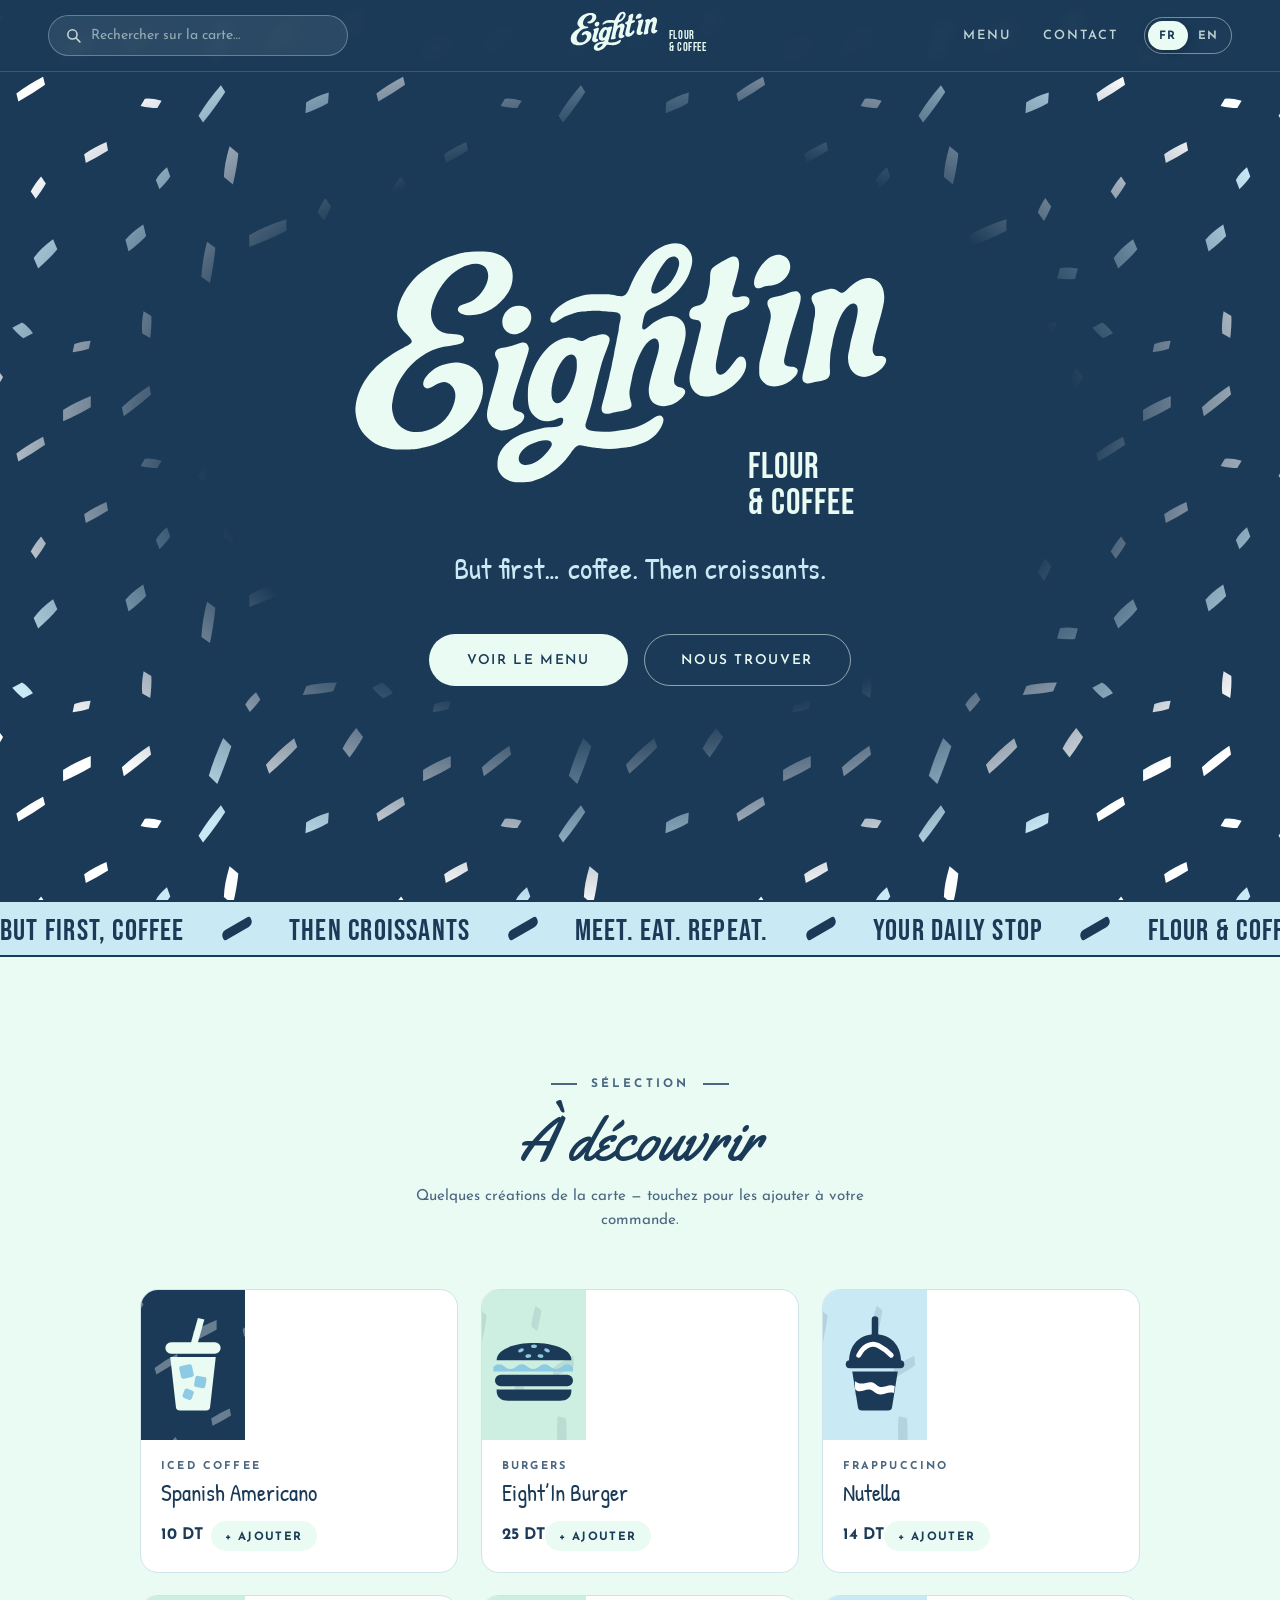
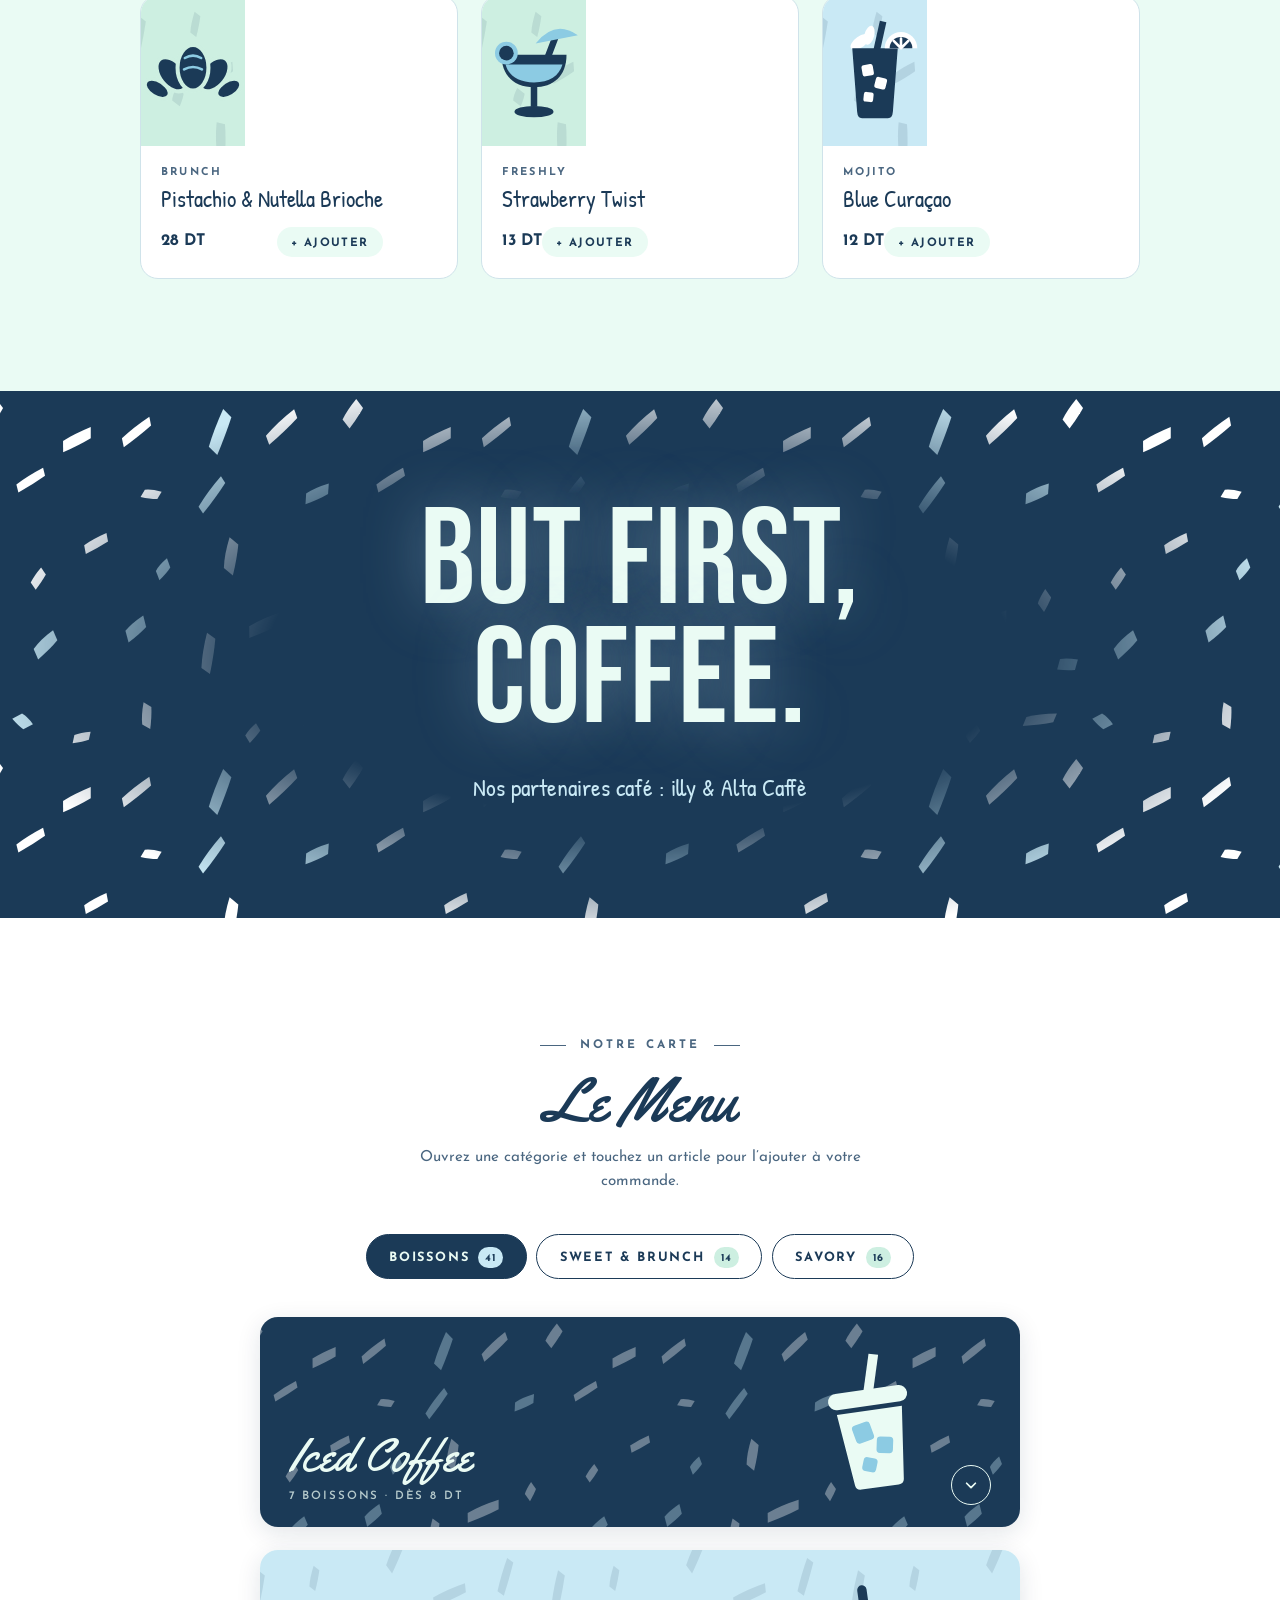
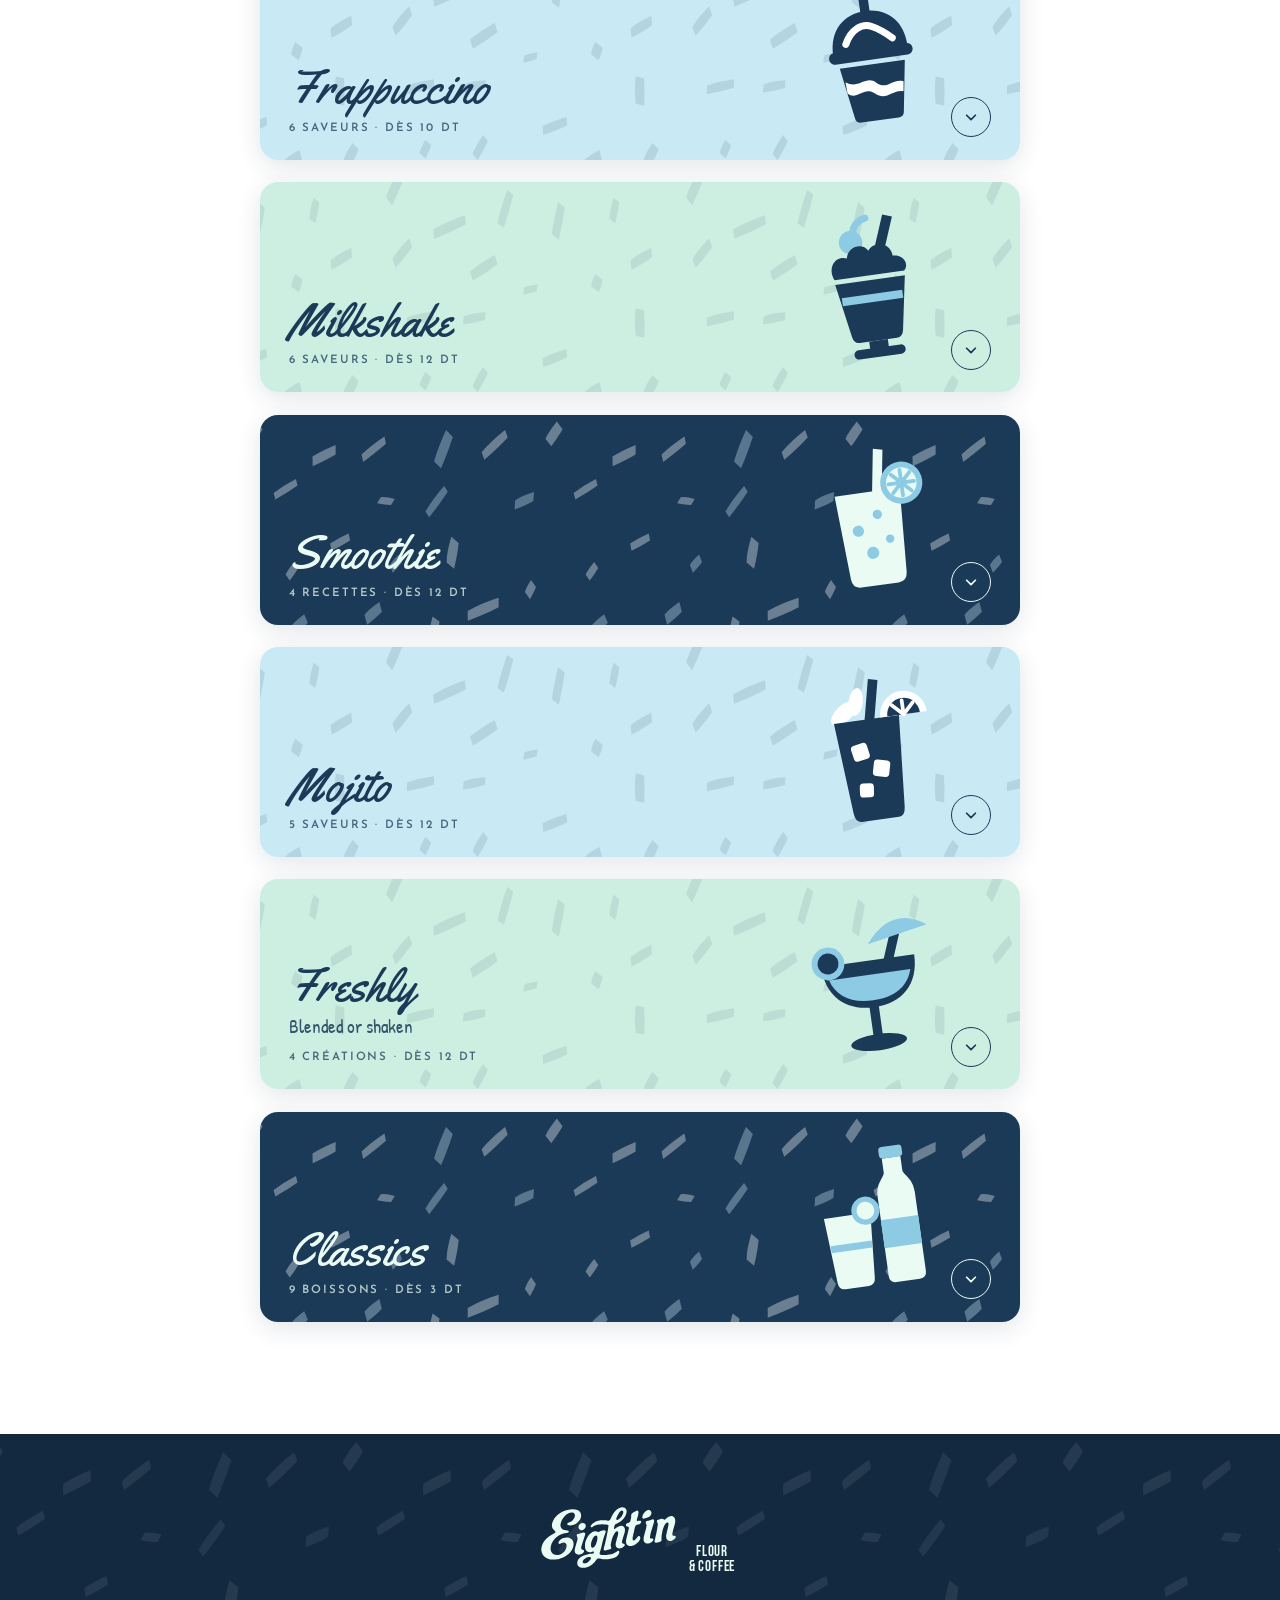
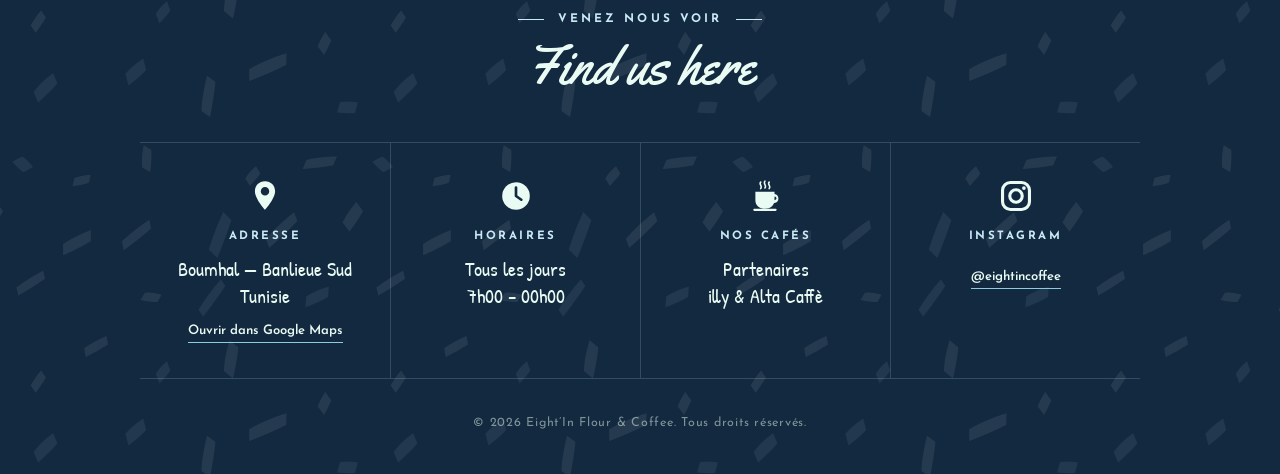
<file: index.html>
<!DOCTYPE html>
<html lang="fr">
<head>
  <meta charset="UTF-8" />
  <meta name="viewport" content="width=device-width, initial-scale=1.0, viewport-fit=cover" />
  <title>Eight’In — Flour &amp; Coffee · Boumhal</title>
  <meta name="description" content="Eight’In Flour &amp; Coffee à Boumhal, banlieue sud de Tunis : brunch, crêpes, gaufres, burgers, iced coffee, frappuccino et mojitos. Ouvert tous les jours de 7h à minuit." />
  <meta name="theme-color" content="#1B3A57" />

  <link rel="canonical" href="https://eightincaffe.vercel.app/" />

  <meta property="og:type" content="website" />
  <meta property="og:url" content="https://eightincaffe.vercel.app/" />
  <meta property="og:site_name" content="Eight’In Flour &amp; Coffee" />
  <meta property="og:title" content="Eight’In — Flour &amp; Coffee" />
  <meta property="og:description" content="But first… coffee. Then croissants. Boumhal — Banlieue Sud, tous les jours de 7h à minuit." />
  <meta property="og:image" content="https://eightincaffe.vercel.app/assets/img/og-image.jpg" />
  <meta property="og:image:width" content="1200" />
  <meta property="og:image:height" content="630" />
  <meta property="og:image:alt" content="Logo Eight’in Flour &amp; Coffee sur fond bleu marine" />
  <meta property="og:locale" content="fr_TN" />
  <meta property="og:locale:alternate" content="en_GB" />
  <meta name="twitter:card" content="summary_large_image" />

  <link rel="icon" type="image/png" href="assets/img/favicon.png" />
  <link rel="apple-touch-icon" href="assets/img/apple-touch-icon.png" />
  <link rel="preload" href="assets/fonts/yellowtail-latin-400-normal.woff2" as="font" type="font/woff2" crossorigin />
  <link rel="preload" href="assets/fonts/josefin-sans-latin-400-normal.woff2" as="font" type="font/woff2" crossorigin />
  <link rel="stylesheet" href="assets/css/style.css" />
</head>
<body>

  <!-- Logo officiel (vectorisé), réutilisé via <use> -->
  <svg class="sprite" aria-hidden="true" focusable="false"><symbol id="eightin-logo" viewBox="71 132 2311.3 1047.3"><path fill-rule="evenodd" d="M765.8 1172.8C729.2 1169.7 697.6 1146.3 689.5 1116.2C686.1 1103.3 687.2 1074.3 691.7 1060.7C709.6 1006.8 766.7 967.4 856.2 947.1C865.2 945 875.4 942.6 879 941.7C891.1 938.7 895.4 938.2 917.9 937.5C954.3 936.3 967.2 929 968.9 908.6C970 894.3 962.4 892.8 938.6 902.4C902.5 916.8 876.6 914.1 850.1 892.8C824.6 872.3 816.9 848.8 817.7 793.1C818.3 757.7 820.2 746.9 832.5 712.1C864.5 621.7 927.4 557.2 987.1 553.6C1001.5 552.7 1013.2 555.2 1031.5 563.1C1046.9 569.7 1053.3 569.1 1067.5 559.9C1078 553.1 1083.6 550.5 1092.3 548.4C1096.3 547.5 1106.9 545 1115.8 542.9C1141.3 536.8 1152.8 538.1 1161.6 548C1171 558.7 1170.2 564.6 1154.6 605.4C1142 638.1 1137.1 652.3 1131.5 672.1C1124.5 697.1 1105.3 773.5 1100.5 795.4C1094.9 821.2 1085.6 855.3 1073.7 893.9C1064.4 923.9 1064.2 924.6 1064.2 929.8C1064.1 948.9 1083.1 955.6 1139.8 956.4C1170.5 956.9 1178.6 956.4 1201.6 952.4C1209.7 951 1223.1 949.2 1231.5 948.3C1272.5 943.9 1312.2 928.2 1351.2 900.8C1373.6 885.2 1384.4 882.9 1393.1 891.9C1401 899.9 1399.8 912.9 1389.5 933.6C1374.6 963.3 1352.9 984.1 1319.6 1000.4C1302.2 1008.9 1267.6 1019.9 1252.5 1021.6C1248.1 1022.1 1239.5 1023.1 1233.3 1023.8C1227.1 1024.5 1216.1 1026 1208.8 1027.1C1182.5 1031.2 1147.9 1030.9 1118.3 1026.3C1111.2 1025.1 1101.1 1023.8 1095.8 1023.3C1076.9 1021.6 1071.6 1020.8 1060.3 1017.8C1032 1010.3 1026 1013.4 1000.7 1048.2C969.5 1091.2 945.9 1113.6 906.2 1137.8C880.4 1153.5 840.2 1168.7 817 1171.6C809.9 1172.5 772.2 1173.4 765.8 1172.8ZM824.7 1097C854.5 1090.9 888 1064.2 913.4 1026.4C938.5 989 890.5 980.3 827.8 1010.9C763.9 1042.1 761.5 1110.1 824.7 1097ZM244.2 1031.6C236.5 1030.8 205.3 1023.2 192.7 1019C156 1006.9 119.6 977 100.2 943.1C86.6 919.3 77 875.5 79.9 850C91.8 746.5 161.9 659.9 285.3 596.5C329.5 573.9 330.1 571 298.8 539.1C270.6 510.5 261 493.1 258.3 466C254 422.4 283.3 353.9 327.1 305.6C368.5 259.8 436.9 218.6 501.3 200.5C542.3 189.1 544 188.7 575.8 186.2C659.8 179.5 705.6 192.2 734.2 230.2C759.7 264 759 319.8 732.6 361.7C695.1 421.1 633 458.1 571.2 457.9C533.5 457.7 509.5 441.7 520.7 424C524.7 417.7 531 414.3 546.6 409.6C587.5 397.5 615.4 373.8 635.9 333.5C662.7 281.2 642.8 235.9 593.8 237.7C512.2 240.8 428.5 326.9 404.8 432.1C396.7 467.9 414.7 511 444 526.1C459.2 534 469.7 536.3 494.7 537.5C530.9 539.2 544.6 545.8 544.6 561.7C544.6 575.1 534.5 581 505.8 584.6C496.1 585.8 484.3 587.8 456.7 593C391.8 605.2 325.3 651.2 284 712.7C255.4 755.1 246.4 778.4 237 835C233.7 854.9 238.5 883.5 248.4 903.4C292.6 992 440.8 967.3 490.4 863.2C512.9 815.8 513.1 781.3 490.9 759.1C469.9 738.1 452.2 738.1 416.1 759.1C395.3 771.3 386.9 773.3 378.7 768.3C349.3 750.1 394.6 689.8 451.9 670.9C492.9 657.4 513.7 656.2 546.1 665.5C622.9 687.6 648.2 768.9 605.1 855C564.9 935.1 471.5 1003.6 376.8 1022.5C370.1 1023.8 359.2 1026.2 352.6 1027.9C334.6 1032.3 272.3 1034.4 244.2 1031.6ZM697.5 949.5C662.4 942 640.7 914.5 642.7 880.2C643.7 864.6 648.6 840.9 656.8 813.1C665 785 669.7 768.3 675.1 748.8C677 741.9 680.3 730.2 682.5 722.8C695.3 680.4 695.5 663.9 683.7 642.5C674.6 626.1 674.6 616.1 683.9 607.1C689.8 601.4 695 599.7 718.3 595.9C731.3 593.9 750.1 588.5 769.2 581.4C798.5 570.6 810.3 572.2 818.2 588C824.9 601.4 824.4 603.6 795.9 688.8C761.3 791.9 752.7 822.6 753.6 839.8C754.5 857.7 760.8 865.3 778.1 869.2C800.5 874.3 807.5 886.2 798.8 903.9C785.6 930.5 728.6 956.2 697.5 949.5ZM1151.1 879.2C1132 875.2 1128.7 862.3 1138.4 830C1143.2 813.7 1154.4 770.6 1158.3 752.9C1159.3 748.3 1161.3 740.7 1162.6 735.9C1163.9 731.1 1166 722.1 1167.1 715.9C1168.3 709.7 1170.7 699 1172.5 692.1C1174.3 685.2 1176.6 674.3 1177.5 667.9C1178.5 661.5 1180.7 650.4 1182.5 643.1C1184.3 635.9 1186.5 624.3 1187.5 617.2C1188.4 610.2 1190.6 598.7 1192.4 591.6C1194.3 584.5 1196.5 573.1 1197.5 566.2C1198.4 559.3 1200.6 547.9 1202.4 540.8C1204.2 533.7 1206.1 524.2 1206.6 519.6C1207.1 515 1207.9 507.9 1208.4 503.8C1208.9 499.6 1210.5 491.1 1212.1 484.8C1220.2 452.9 1212.2 444 1174.2 442.5C1163.9 442.1 1148.3 441.1 1139.6 440.3C1121.3 438.6 1094.7 438.4 1080.8 439.9C1075.6 440.4 1063.6 441.4 1054.2 442.1C1035.6 443.4 1030.9 444.3 1009.4 450.9C981.4 459.4 964.8 467.4 946.4 481.5C922 500.1 904.1 485.3 918.8 458.6C939 422.1 985.1 391.2 1041.1 376.5C1076 367.4 1069.1 368.1 1116.6 367.7C1165 367.3 1171.5 367.7 1190.5 372.5C1226.5 381.6 1238 375.9 1251.9 342.1C1289 251.8 1335.5 192.1 1389.4 165.6C1445.3 138 1492.1 147.1 1513.3 189.6C1525.2 213.4 1524 234.7 1508.6 277.7C1497.8 308.1 1467.5 349.3 1438.3 373.4C1406.3 399.9 1392.6 408.5 1359.2 422.9C1323.6 438.2 1318.2 445.1 1310.4 484.5C1305.7 508.4 1305.8 514.8 1310.9 517.5C1316.5 520.6 1321.8 517.7 1340 501.7C1367.9 477.2 1410.5 458.8 1433.8 461.3C1466.2 464.6 1487.9 484.9 1491.7 515.3C1495.8 547.7 1491.9 566.6 1462.5 657.5C1435.3 741.5 1436.3 758.2 1469.4 766.3C1496.6 773.1 1498.6 789.8 1475 813.4C1426.9 861.4 1352 857 1338.2 805.3C1331.2 779 1335.4 750.7 1356.3 681.2C1368.2 641.8 1371.5 630.5 1374.5 618.8C1391.3 554 1357.8 535.1 1318.9 587.4C1296 618.1 1271.3 681.5 1262.5 732.1C1261.5 737.6 1259.3 748.3 1257.5 755.8C1250.7 784.5 1250.7 802 1257.7 823.3C1267.6 853.5 1260.8 859.8 1207.5 869.6C1198.1 871.3 1184.4 874.1 1177.1 875.9C1162.1 879.5 1156.2 880.2 1151.1 879.2ZM956.7 831.6C984.6 818 1012.4 764 1025.5 697.9C1028 685.7 1027.8 651.7 1025.2 643.8C1018.2 622 997.6 618.9 978.7 636.8C930.6 682.5 900.5 802.8 930.7 829C938.3 835.6 946.7 836.4 956.7 831.6ZM1569.2 804.9C1524.1 797.4 1500.4 753.1 1512.7 699.6C1514.4 692.3 1516.5 681.8 1517.5 676.2C1518.4 670.8 1520.5 661.4 1522.1 655.4C1523.7 649.5 1526 640.5 1527.1 635.4C1528.2 630.4 1530.9 620.1 1532.9 612.5C1538 593.5 1543.7 570.5 1547.5 553.8C1549.3 546 1551.8 535.5 1553.2 530.6C1564.1 492.3 1559.3 478.5 1534.9 476.8C1514.4 475.3 1505.5 465 1509.2 447C1512.5 430.9 1521.2 423.2 1542.5 417.5C1570.6 410 1582.3 396.4 1587.8 364.6C1589 357.7 1590.8 348.9 1591.7 345C1596.2 326.7 1596.7 322.5 1597.5 300C1598.5 269.8 1600.1 264.1 1610.5 253.7C1621.4 242.7 1671.1 213.9 1690.1 207.5C1717 198.4 1728.8 224.3 1717.9 268.4C1716.8 272.7 1714.6 281.9 1713 288.8C1710.2 301.2 1702.9 326.6 1696.5 346.7C1686.7 377.5 1693.7 385 1725.8 378.3C1754 372.5 1767.5 378.9 1766.5 397.7C1765.5 417.9 1747.5 432.8 1713.9 441.3C1690.5 447.1 1682 451.7 1673.2 463.4C1666.5 472.2 1664.9 477.6 1646.6 553.8C1643.8 565.7 1639.8 581.8 1637.8 589.6C1635.9 597.4 1633.1 610.1 1631.7 617.9C1630.3 625.7 1628.4 634.9 1627.5 638.3C1619.6 669.7 1620.7 698.2 1630.1 707.2C1644.8 721.3 1663 709.3 1697.7 662.5C1714.8 639.5 1720.3 634.7 1730 634.7C1750 634.7 1758.8 666.2 1746.7 695.1C1720.7 757.6 1628.4 814.7 1569.2 804.9ZM1861.2 762C1847.5 760.1 1839.9 756.8 1831.4 749.2C1819.3 738.4 1812.5 728.5 1809.4 717.4C1807.1 709.1 1807.4 666.7 1809.8 656.7C1815.1 634.4 1822.1 607.7 1832.9 568.3C1842.7 532.9 1844.3 526.6 1847.5 512.9C1849.3 505.1 1851.8 494.4 1853.2 489.1C1860 463.1 1858.9 447.8 1848.9 427.1C1835.1 398.5 1845.5 383.4 1882.5 377.8C1899.3 375.3 1902.8 374.3 1926.7 365C1958.7 352.5 1968.4 351.8 1978.2 361.1C1990.4 372.8 1988.1 393.3 1967.5 455C1952 501.7 1928.8 583.2 1922.5 613.2C1921.1 619.8 1918.8 629.5 1917.3 634.9C1909.1 665 1917.2 677.8 1944.6 677.9C1984 678.1 1982 708.1 1940.5 739.1C1918.1 755.9 1885.1 765.4 1861.2 762ZM2009.8 748.9C1989.2 743 1987.8 730.4 2002.1 678.8C2004.1 671.4 2006.6 661 2007.5 655.5C2008.5 650.1 2010.8 639.9 2012.6 632.8C2014.4 625.7 2016.8 614.9 2018 608.8C2019.1 602.6 2021.2 593.2 2022.5 587.9C2023.9 582.6 2026.2 571.6 2027.5 563.5C2028.9 555.4 2031.3 543.3 2032.9 536.7C2036.3 521.9 2036.3 521.9 2037.9 505.4C2038.6 498.1 2040.2 488 2041.3 482.9C2046.7 459.5 2046.9 457.8 2047 441.7C2047.1 423.8 2046 419.6 2038.3 405.9C2024.4 381.5 2032.8 365.3 2062.9 357.9C2068 356.7 2077.2 354 2083.5 352C2117.7 341.1 2127.7 341.5 2144.6 354.2C2160.2 365.9 2165.5 364.8 2185.4 346.1C2232.7 301.8 2270.6 289 2305 306C2338.4 322.5 2351.2 366.4 2338.2 419.5C2336.9 425 2334.5 435 2332.9 441.7C2331.4 448.3 2327.1 464.3 2323.3 477.1C2312.2 515 2305.2 540.7 2303.3 550C2302.3 554.8 2299.8 566.1 2297.7 575C2291 603.2 2292.1 619 2301.3 627.4C2306.1 631.9 2309.2 632.6 2324.7 632.3C2376.3 631.5 2347.8 691.1 2284.6 716.1C2234.5 735.9 2188.2 700.8 2188.1 642.9C2188.1 628.7 2188.5 625.6 2192.9 606.7C2194.5 600 2196.5 589.5 2197.5 583.4C2199 573.2 2204.2 552 2212.1 523.3C2234 443.9 2235.1 416.3 2216.7 408.5C2199.1 401.1 2170.7 429.2 2151.9 472.9C2140.4 499.6 2126 547.7 2122.5 571.2C2121.6 577.7 2119.3 589.1 2117.5 596.7C2114 611.1 2113.2 617.8 2111.6 641.2C2110.1 664.8 2109.8 680.7 2110.7 691.8C2113.4 724.5 2103.1 734.3 2058.4 741.7C2049.9 743.1 2038.8 745.4 2033.8 746.7C2022.6 749.7 2015.1 750.4 2009.8 748.9ZM749.2 537.9C679.5 519.6 704.9 417.4 779.2 417.2C854.2 417.1 848 518.1 771.9 537.6C764.5 539.4 755.7 539.6 749.2 537.9ZM1373.8 361.3C1416.2 341.2 1450.7 297.9 1463.4 248.8C1473.3 211 1442.9 192.1 1414.6 218.5C1383.1 247.9 1337.7 342.2 1347.2 358.4C1351.7 366.1 1361.5 367.2 1373.8 361.3ZM1796.2 341.4C1768.3 328.6 1799.8 249.8 1847.1 214.1C1905.7 170 1968.1 226.2 1928.1 287.2C1911 313.3 1884.3 328.4 1849.6 331.7C1835.4 333 1829.1 334.4 1819.6 338.4C1810.1 342.3 1800.9 343.5 1796.2 341.4Z"/></symbol></svg>

  <!-- NAV -->
  <nav class="nav" id="nav">
    <form class="nav-search" id="nav-search" role="search" autocomplete="off">
      <label class="sr-only" for="search-input" data-i18n="searchLabel">Rechercher sur la carte</label>
      <svg viewBox="0 0 24 24" aria-hidden="true"><circle cx="10.5" cy="10.5" r="6.5" fill="none" stroke="currentColor" stroke-width="2.2"/><path d="M15.5 15.5L21 21" fill="none" stroke="currentColor" stroke-width="2.2" stroke-linecap="round"/></svg>
      <input type="search" id="search-input" placeholder="Rechercher sur la carte…" data-i18n-placeholder="searchPlaceholder" aria-controls="search-results" aria-expanded="false" enterkeyhint="search" spellcheck="false" />
    </form>
    <a href="#top" class="nav-logo" aria-label="Eight’In Flour &amp; Coffee — accueil" data-i18n-aria="navHome">
      <svg class="logo-mark nav-logo-mark" viewBox="71 132 2311.3 1047.3" aria-hidden="true" focusable="false"><use href="#eightin-logo"/></svg>
      <span class="nav-logo-tag" aria-hidden="true">Flour<br />&amp; Coffee</span>
    </a>
    <div class="nav-right">
      <ul class="nav-links" id="navLinks">
        <li><a href="#menu">Menu</a></li>
        <li><a href="#contact">Contact</a></li>
      </ul>
      <button class="search-toggle" id="search-toggle" type="button" aria-label="Rechercher" data-i18n-aria="searchToggle" aria-expanded="false" aria-controls="nav-search">
        <svg viewBox="0 0 24 24" aria-hidden="true"><circle cx="10.5" cy="10.5" r="6.5" fill="none" stroke="currentColor" stroke-width="2.2"/><path d="M15.5 15.5L21 21" fill="none" stroke="currentColor" stroke-width="2.2" stroke-linecap="round"/></svg>
      </button>
      <button class="lang-switch" id="lang-switch" type="button" data-current="fr" aria-label="Passer en anglais (English)">
        <span class="lang-thumb" aria-hidden="true"></span>
        <span class="lang-opt" data-opt="fr" aria-hidden="true">FR</span>
        <span class="lang-opt" data-opt="en" aria-hidden="true">EN</span>
      </button>
      <button class="hamburger" id="hamburger" type="button" aria-label="Ouvrir le menu" aria-expanded="false" aria-controls="navLinks">
        <span></span><span></span><span></span>
      </button>
    </div>
  </nav>

  <!-- RÉSULTATS DE RECHERCHE -->
  <div class="search-results" id="search-results" hidden>
    <p class="search-status" id="search-status" aria-live="polite"></p>
    <ul class="search-list" id="search-list"></ul>
  </div>

  <main>
    <!-- HERO -->
    <section class="hero" id="top">
      <div class="hero-strokes" aria-hidden="true"></div>
      <h1 class="lockup">
        <svg class="logo-mark lockup-mark" viewBox="71 132 2311.3 1047.3" aria-hidden="true" focusable="false"><use href="#eightin-logo"/></svg>
        <span class="sr-only">Eight’In</span>
        <span class="lockup-tag">Flour<br />&amp; Coffee</span>
      </h1>
      <p class="hero-tagline">But first… coffee. Then croissants.</p>
      <div class="hero-btns">
        <a href="#menu" class="btn btn-primary" data-i18n="heroMenu">Voir le menu</a>
        <a href="#contact" class="btn btn-outline" data-i18n="heroFind">Nous trouver</a>
      </div>
    </section>

    <!-- SLOGANS -->
    <div class="marquee" aria-hidden="true">
      <div class="marquee-track">
        <span>But first, coffee</span><i></i><span>Then croissants</span><i></i><span>Meet. Eat. Repeat.</span><i></i><span>Your daily stop</span><i></i><span>Flour &amp; coffee moments</span><i></i>
        <span>But first, coffee</span><i></i><span>Then croissants</span><i></i><span>Meet. Eat. Repeat.</span><i></i><span>Your daily stop</span><i></i><span>Flour &amp; coffee moments</span><i></i>
      </div>
    </div>

    <!-- SÉLECTION -->
    <section class="section section-mint" id="selection">
      <header class="section-header reveal">
        <div class="label" data-i18n="selLabel">Sélection</div>
        <h2 data-i18n="selTitle">À découvrir</h2>
        <p data-i18n="selText">Quelques créations de la carte — touchez pour les ajouter à votre commande.</p>
      </header>
      <div class="featured-grid" id="featured-grid"></div>
    </section>

    <!-- BANDEAU -->
    <section class="statement" aria-label="But first, coffee">
      <div class="statement-strokes" aria-hidden="true"></div>
      <p class="statement-big reveal">But first,<br />coffee.</p>
      <p class="statement-hand reveal" data-i18n="partners">Nos partenaires café : illy &amp; Alta Caffè</p>
    </section>

    <!-- MENU -->
    <section class="section" id="menu">
      <header class="section-header reveal">
        <div class="label" data-i18n="menuLabel">Notre carte</div>
        <h2 data-i18n="menuTitle">Le Menu</h2>
        <p data-i18n="menuText">Ouvrez une catégorie et touchez un article pour l’ajouter à votre commande.</p>
      </header>
      <div class="menu-tabs" id="menu-tabs" role="tablist" aria-label="Rubriques du menu" data-i18n-aria="menuTabs"></div>
      <div class="menu-grid" id="menu-grid" role="tabpanel"></div>
    </section>
  </main>

  <!-- FOOTER : infos pratiques -->
  <footer class="footer" id="contact">
    <div class="footer-strokes" aria-hidden="true"></div>
    <div class="footer-head">
      <a href="#top" class="footer-logo" aria-label="Retour en haut" data-i18n-aria="footTop">
        <svg class="logo-mark footer-logo-mark" viewBox="71 132 2311.3 1047.3" aria-hidden="true" focusable="false"><use href="#eightin-logo"/></svg>
        <span class="footer-logo-tag" aria-hidden="true">Flour<br />&amp; Coffee</span>
      </a>
      <div class="footer-title">
        <div class="label" data-i18n="footVisit">Venez nous voir</div>
        <h2>Find us here</h2>
      </div>
    </div>
    <div class="footer-cols">
      <div class="footer-col">
        <svg class="footer-icon" viewBox="0 0 64 64" aria-hidden="true"><path fill="currentColor" d="M32 4C21 4 13 12 13 23c0 14 19 35 19 35s19-21 19-35C51 12 43 4 32 4Zm0 27a8 8 0 1 1 0-16 8 8 0 0 1 0 16Z"/></svg>
        <h3 data-i18n="footAddr">Adresse</h3>
        <p><span data-i18n="footAddr1">Boumhal — Banlieue Sud</span><br /><span data-i18n="footAddr2">Tunisie</span></p>
        <a class="footer-link" id="maps-link" href="https://maps.app.goo.gl/udovAyAhgXNVn44n8" target="_blank" rel="noopener" data-i18n="footMaps">Ouvrir dans Google Maps</a>
      </div>
      <div class="footer-col">
        <svg class="footer-icon" viewBox="0 0 64 64" aria-hidden="true"><circle cx="32" cy="32" r="26" fill="currentColor"/><path d="M32 16v16l10 7" fill="none" stroke="#12293F" stroke-width="5" stroke-linecap="round" stroke-linejoin="round"/></svg>
        <h3 data-i18n="footHours">Horaires</h3>
        <p><span data-i18n="footHours1">Tous les jours</span><br /><span data-i18n="footHours2">7h00 – 00h00</span></p>
      </div>
      <div class="footer-col">
        <svg class="footer-icon" viewBox="0 0 64 64" aria-hidden="true"><path fill="currentColor" d="M12 24h36v16c0 10-8 16-18 16S12 50 12 40Zm36 4c10 0 10 18-1 17l.5-5c5.5 0 5.5-7 .5-7Z"/><rect x="8" y="56" width="44" height="4" rx="2" fill="currentColor"/><path d="M22 6c-4 4 4 7 0 12M30 4c-4 5 4 8 0 13M38 6c-4 4 4 7 0 12" fill="none" stroke="currentColor" stroke-width="3" stroke-linecap="round"/></svg>
        <h3 data-i18n="footCoffee">Nos cafés</h3>
        <p><span data-i18n="footCoffee1">Partenaires</span><br />illy &amp; Alta Caffè</p>
      </div>
      <div class="footer-col">
        <svg class="footer-icon" viewBox="0 0 24 24" aria-hidden="true"><rect x="2.5" y="2.5" width="19" height="19" rx="5.5" fill="none" stroke="currentColor" stroke-width="2.2"/><circle cx="12" cy="12" r="4.4" fill="none" stroke="currentColor" stroke-width="2.2"/><circle cx="17.6" cy="6.4" r="1.3" fill="currentColor"/></svg>
        <h3>Instagram</h3>
        <a class="footer-link" href="https://www.instagram.com/eightincoffee/" target="_blank" rel="noopener">@eightincoffee</a>
      </div>
    </div>
    <p class="footer-copy">© <span id="year">2026</span> Eight’In Flour &amp; Coffee. <span data-i18n="footRights">Tous droits réservés.</span></p>
  </footer>

  <!-- COMMANDE : bulle + panneau -->
  <button class="cart-bubble" id="cart-bubble" type="button" aria-controls="cart-panel" aria-expanded="false" hidden>
    <svg viewBox="0 0 64 64" aria-hidden="true"><path fill="currentColor" d="M14 22h36l-3 36q-.2 2-3 2H20q-2.8 0-3-2Z"/><path d="M24 26v-8c0-8 16-8 16 0v8" fill="none" stroke="currentColor" stroke-width="4" stroke-linecap="round"/></svg>
    <span class="sr-only" data-i18n="cartBubble">Ma commande :</span>
    <span class="cart-count" id="cart-count" aria-live="polite">0</span>
  </button>

  <aside class="cart-panel" id="cart-panel" aria-label="Ma commande" data-i18n-aria="cartTitle" hidden>
    <div class="cart-header">
      <h3 data-i18n="cartTitle">Ma commande</h3>
      <button class="icon-btn" id="cart-close" type="button" aria-label="Fermer" data-i18n-aria="close">✕</button>
    </div>
    <div class="cart-list" id="cart-list"></div>
    <div class="cart-footer">
      <span class="cart-footer-label">Total</span>
      <span class="cart-total" id="cart-total">0 DT</span>
    </div>
    <div class="cart-actions">
      <button class="btn btn-navy" id="cart-checkout" type="button" data-i18n="cartCheckout">Commander à la caisse</button>
      <button class="link-btn" id="cart-clear" type="button" data-i18n="cartClear">Vider la commande</button>
    </div>
  </aside>

  <!-- TICKET À MONTRER À LA CAISSE -->
  <dialog class="ticket" id="ticket" aria-labelledby="ticket-title">
    <div class="ticket-paper">
      <div class="ticket-head">
        <svg class="logo-mark ticket-logo" viewBox="71 132 2311.3 1047.3" aria-hidden="true" focusable="false"><use href="#eightin-logo"/></svg>
        <p class="ticket-sign" id="ticket-title"><span aria-hidden="true">↓</span> <span data-i18n="ticketSign">Commande à la caisse</span> <span aria-hidden="true">↓</span></p>
        <p class="ticket-time" id="ticket-time"></p>
      </div>
      <ul class="ticket-list" id="ticket-list"></ul>
      <div class="ticket-total">
        <span>Total</span>
        <span id="ticket-total"></span>
      </div>
      <p class="ticket-note" data-i18n="ticketNote">Présentez cet écran à la caisse — le paiement se fait au comptoir.</p>
      <div class="ticket-actions">
        <button class="btn btn-navy" id="ticket-close" type="button" data-i18n="ticketClose">Fermer</button>
        <button class="link-btn" id="ticket-new" type="button" data-i18n="ticketNew">Nouvelle commande</button>
      </div>
    </div>
  </dialog>

  <script src="assets/js/config.js" defer></script>
  <script src="assets/js/api.js" defer></script>
  <script src="assets/js/menu-data.js" defer></script>
  <script src="assets/js/icons.js" defer></script>
  <script src="assets/js/main.js" defer></script>
</body>
</html>
</file>
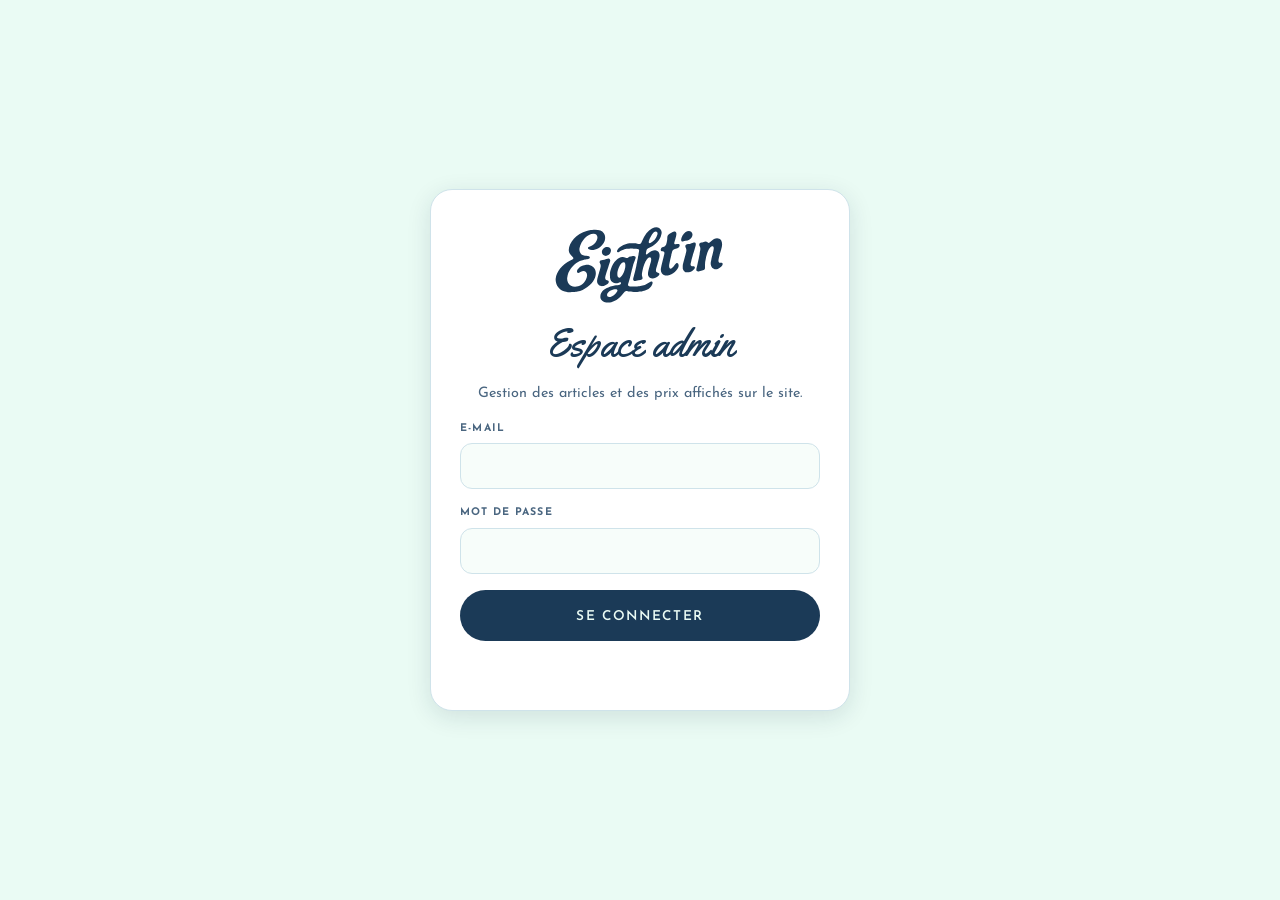
<file: admin.html>
<!DOCTYPE html>
<html lang="fr">
<head>
  <meta charset="UTF-8" />
  <meta name="viewport" content="width=device-width, initial-scale=1.0, viewport-fit=cover" />
  <meta name="robots" content="noindex, nofollow" />
  <meta name="theme-color" content="#1B3A57" />
  <title>Admin — Eight’In Flour &amp; Coffee</title>
  <link rel="icon" type="image/png" href="assets/img/favicon.png" />
  <link rel="stylesheet" href="assets/css/style.css" />
  <link rel="stylesheet" href="assets/css/admin.css" />
</head>
<body class="admin">

  <!-- CONNEXION -->
  <main class="adm-center" id="view-login" hidden>
    <form class="adm-card adm-login-card" id="login-form" novalidate>
      <img class="adm-logo" src="assets/img/logo-eightin.svg" alt="Eight’in" width="180" height="82" />
      <h1>Espace admin</h1>
      <p class="adm-muted">Gestion des articles et des prix affichés sur le site.</p>
      <label class="adm-field">E-mail
        <input class="adm-input" type="email" id="login-email" autocomplete="username" required />
      </label>
      <label class="adm-field">Mot de passe
        <input class="adm-input" type="password" id="login-password" autocomplete="current-password" required />
      </label>
      <button class="btn btn-navy" type="submit" id="login-submit">Se connecter</button>
      <p class="adm-error" id="login-error" role="alert"></p>
    </form>
  </main>

  <!-- BASE NON CONFIGURÉE -->
  <main class="adm-center" id="view-config" hidden>
    <div class="adm-card adm-login-card">
      <img class="adm-logo" src="assets/img/logo-eightin.svg" alt="Eight’in" width="180" height="82" />
      <h1>Base non configurée</h1>
      <p class="adm-muted">
        Le site n’est pas encore relié à la base du menu. Renseignez l’URL du projet Supabase et sa clé
        publique dans <code>assets/js/config.js</code>, puis redéployez le site.
      </p>
      <a class="btn btn-navy" href="./">Retour au site</a>
    </div>
  </main>

  <!-- GESTION DU MENU -->
  <div id="view-admin" hidden>
    <header class="adm-header">
      <div class="adm-brand">
        <img src="assets/img/logo-eightin.svg" alt="Eight’in" width="88" height="40" />
        <span class="adm-pill">Admin</span>
      </div>
      <div class="adm-user">
        <span class="adm-email" id="adm-email"></span>
        <a class="adm-link" href="./" target="_blank" rel="noopener">Voir le site ↗</a>
        <button class="adm-btn-ghost" type="button" id="logout">Déconnexion</button>
      </div>
    </header>

    <main class="adm-main">
      <div class="adm-toolbar">
        <div class="menu-tabs adm-tabs" id="adm-tabs" role="tablist" aria-label="Rubriques du menu"></div>
        <input class="adm-input adm-filter" type="search" id="adm-filter" placeholder="Filtrer les articles…" aria-label="Filtrer les articles" />
      </div>
      <p class="adm-help">
        Modifiez un nom ou un prix, puis cliquez sur <strong>Enregistrer</strong> (ou touche Entrée).
        <strong>Affiché / Masqué</strong> et <strong>★ À découvrir</strong> s’appliquent tout de suite.
        Les changements apparaissent sur le site au prochain chargement de la page.
      </p>
      <div id="adm-categories"></div>
    </main>
  </div>

  <div class="adm-toast" id="adm-toast" role="status" aria-live="polite" hidden></div>

  <script src="assets/js/config.js" defer></script>
  <script src="assets/js/api.js" defer></script>
  <script src="assets/js/menu-data.js" defer></script>
  <script src="assets/js/admin.js" defer></script>
</body>
</html>
</file>
<file: assets/css/style.css>
/* ==========================================================================
   Eight'In Flour & Coffee — feuille de style
   Palette relevée sur l'Instagram @eightincoffee et l'enseigne en boutique.
   ========================================================================== */

/* FONTS (auto-hébergées, licences OFL / Apache 2.0) */
@font-face { font-family: 'Yellowtail'; src: url('../fonts/yellowtail-latin-400-normal.woff2') format('woff2'); font-weight: 400; font-display: swap; }
@font-face { font-family: 'Bebas Neue'; src: url('../fonts/bebas-neue-latin-400-normal.woff2') format('woff2'); font-weight: 400; font-display: swap; }
@font-face { font-family: 'Patrick Hand'; src: url('../fonts/patrick-hand-latin-400-normal.woff2') format('woff2'); font-weight: 400; font-display: swap; }
@font-face { font-family: 'Josefin Sans'; src: url('../fonts/josefin-sans-latin-400-normal.woff2') format('woff2'); font-weight: 400; font-display: swap; }
@font-face { font-family: 'Josefin Sans'; src: url('../fonts/josefin-sans-latin-600-normal.woff2') format('woff2'); font-weight: 600; font-display: swap; }
@font-face { font-family: 'Josefin Sans'; src: url('../fonts/josefin-sans-latin-700-normal.woff2') format('woff2'); font-weight: 700; font-display: swap; }

*, *::before, *::after { box-sizing: border-box; margin: 0; padding: 0; }

:root {
  --navy: #1B3A57;
  --navy-deep: #12293F;
  --navy-soft: #2B4E70;
  --sky: #C9E9F5;
  --sky-soft: #E3F4FA;
  --sky-deep: #8CCBE3;
  --mint: #EAFBF4;
  --mint-deep: #CDEFE1;
  --white: #FFFFFF;
  --paper: #F7FDFA;
  --ink: #1B3A57;
  --ink-soft: #4A6680;
  --line: #CFE3EA;

  --font-script: 'Yellowtail', 'Brush Script MT', cursive;
  --font-display: 'Bebas Neue', 'Arial Narrow', sans-serif;
  --font-hand: 'Patrick Hand', 'Comic Sans MS', cursive;
  --font-body: 'Josefin Sans', 'Segoe UI', system-ui, sans-serif;

  --nav-h: 72px;
  --radius: 18px;
  --shadow: 0 6px 24px rgba(18, 41, 63, 0.12);
  --shadow-lift: 0 14px 36px rgba(18, 41, 63, 0.22);
  --ease: cubic-bezier(0.4, 0, 0.2, 1);
}

html { scroll-behavior: smooth; scroll-padding-top: var(--nav-h); }

body {
  font-family: var(--font-body);
  font-size: 1rem;
  line-height: 1.6;
  background: var(--paper);
  color: var(--ink);
  overflow-x: hidden;
  -webkit-font-smoothing: antialiased;
}

img, svg { display: block; max-width: 100%; }
a { color: inherit; }
button { font: inherit; color: inherit; }
:focus-visible { outline: 3px solid var(--sky-deep); outline-offset: 3px; border-radius: 6px; }

.sr-only {
  position: absolute; width: 1px; height: 1px; overflow: hidden;
  clip: rect(0 0 0 0); white-space: nowrap; border: 0;
}

/* Motif "coups de pinceau" des posts Instagram */
.hero-strokes, .statement-strokes, .footer-strokes {
  position: absolute; inset: 0; pointer-events: none;
  background: url('../img/strokes-light.svg') 0 0 / 360px 360px repeat;
}

/* ==========================================================================
   NAV
   ========================================================================== */
.nav {
  position: fixed; top: 0; left: 0; right: 0; z-index: 100;
  height: var(--nav-h);
  display: grid;
  grid-template-columns: 1fr auto 1fr;
  align-items: center;
  padding: 0 3rem;
  background: rgba(27, 58, 87, 0.97);
  backdrop-filter: blur(8px);
  border-bottom: 1px solid rgba(201, 233, 245, 0.18);
  transition: box-shadow 0.3s;
}
.nav.scrolled { box-shadow: 0 2px 20px rgba(0, 0, 0, 0.3); }

/* Recherche (colonne gauche de la nav) */
.nav-search {
  grid-column: 1; justify-self: start;
  display: flex; align-items: center; gap: 0.55rem;
  width: min(300px, 100%);
  padding: 0.5rem 1rem 0.45rem;
  border: 1px solid rgba(201, 233, 245, 0.35);
  border-radius: 999px;
  background: rgba(234, 251, 244, 0.08);
  color: var(--mint);
  transition: border-color 0.2s, background 0.2s;
}
.nav-search:focus-within { border-color: var(--mint); background: rgba(234, 251, 244, 0.14); }
.nav-search svg { width: 17px; height: 17px; flex: none; opacity: 0.8; }
.nav-search input {
  flex: 1; min-width: 0;
  background: none; border: 0; outline: none;
  color: var(--mint);
  font: inherit; font-size: 0.88rem;
  padding-top: 0.1rem;
}
.nav-search input::placeholder { color: rgba(234, 251, 244, 0.55); }
.nav-search input::-webkit-search-cancel-button { filter: invert(1); opacity: 0.6; }

.search-results {
  position: fixed; z-index: 150;
  top: calc(var(--nav-h) + 0.6rem); left: 3rem;
  width: min(460px, calc(100vw - 2rem));
  max-height: min(65vh, 540px);
  overflow-y: auto;
  padding: 0.8rem;
  background: var(--white);
  border: 1px solid var(--line);
  border-radius: 20px;
  box-shadow: 0 18px 50px rgba(18, 41, 63, 0.28);
  animation: panelIn 0.2s var(--ease);
}
.search-results[hidden] { display: none; }
.search-status {
  font-size: 0.7rem; font-weight: 700; letter-spacing: 0.12em; text-transform: uppercase;
  color: var(--ink-soft);
  padding: 0.3rem 0.6rem 0.7rem;
}
.search-list { list-style: none; }

.nav-right { grid-column: 3; justify-self: end; display: flex; align-items: center; gap: 1.6rem; }
.search-toggle {
  display: none;
  background: none; border: 0; padding: 8px; cursor: pointer;
  color: var(--mint);
}
.search-toggle svg { width: 22px; height: 22px; }

/* Interrupteur de langue : toute la pastille est cliquable, le curseur glisse FR ⇄ EN */
.lang-switch {
  position: relative;
  display: inline-grid; grid-template-columns: 1fr 1fr;
  padding: 3px;
  background: none;
  border: 1px solid rgba(234, 251, 244, 0.45);
  border-radius: 999px;
  cursor: pointer;
  transition: border-color 0.2s;
}
.lang-switch:hover { border-color: var(--mint); }
.lang-thumb {
  position: absolute; top: 3px; bottom: 3px; left: 3px;
  width: calc(50% - 3px);
  border-radius: 999px;
  background: var(--mint);
  box-shadow: 0 2px 8px rgba(0, 0, 0, 0.25);
  transition: transform 0.35s cubic-bezier(0.34, 1.3, 0.64, 1);
}
.lang-switch[data-current="en"] .lang-thumb { transform: translateX(100%); }
.lang-opt {
  position: relative;
  min-width: 2.5rem;
  padding: 0.42rem 0.5rem 0.3rem;
  text-align: center;
  font-size: 0.72rem; font-weight: 700; letter-spacing: 0.1em;
  color: rgba(234, 251, 244, 0.75);
  transition: color 0.3s;
}
.lang-switch[data-current="fr"] [data-opt="fr"],
.lang-switch[data-current="en"] [data-opt="en"] { color: var(--navy); }
.lang-switch.no-anim .lang-thumb, .lang-switch.no-anim .lang-opt { transition: none; }

.nav-logo, .footer-logo {
  grid-column: 2;
  display: inline-flex; align-items: center; gap: 0.45rem;
  text-decoration: none; color: var(--mint);
}
/* Logo officiel (vectorisé depuis l'Instagram), en SVG inline : net à toutes les tailles, la couleur suit `color` */
.sprite { position: absolute; width: 0; height: 0; overflow: hidden; }
.logo-mark {
  display: block;
  aspect-ratio: 2311.3 / 1047.3;
  fill: currentColor;
  overflow: visible;
}
.nav-logo-mark { height: 40px; }
.nav-logo-tag, .footer-logo-tag {
  font-family: var(--font-display);
  font-size: 0.78rem; line-height: 0.95;
  letter-spacing: 0.05em; text-transform: uppercase;
  align-self: flex-end; padding-bottom: 0.1rem;
}

.nav-links { display: flex; gap: 2rem; list-style: none; }
.nav-links a {
  font-size: 0.8rem; font-weight: 600;
  letter-spacing: 0.16em; text-transform: uppercase;
  color: rgba(234, 251, 244, 0.8);
  text-decoration: none;
  transition: color 0.2s;
}
.nav-links a:hover { color: var(--white); }

.hamburger {
  display: none;
  flex-direction: column; gap: 5px;
  background: none; border: 0; padding: 10px; cursor: pointer;
}
.hamburger span { display: block; width: 24px; height: 2px; background: var(--mint); border-radius: 2px; transition: transform 0.3s, opacity 0.3s; }
.hamburger[aria-expanded="true"] span:nth-child(1) { transform: translateY(7px) rotate(45deg); }
.hamburger[aria-expanded="true"] span:nth-child(2) { opacity: 0; }
.hamburger[aria-expanded="true"] span:nth-child(3) { transform: translateY(-7px) rotate(-45deg); }

/* ==========================================================================
   HERO
   ========================================================================== */
.hero {
  position: relative; overflow: hidden;
  min-height: 100vh;
  display: flex; flex-direction: column; align-items: center; justify-content: center;
  text-align: center;
  padding: calc(var(--nav-h) + 3rem) 1.5rem 4rem;
  background: var(--navy);
  color: var(--mint);
}
.hero-strokes {
  -webkit-mask-image: radial-gradient(ellipse 62% 58% at 50% 48%, transparent 55%, #000 92%);
  mask-image: radial-gradient(ellipse 62% 58% at 50% 48%, transparent 55%, #000 92%);
}
.hero > :not(.hero-strokes) { position: relative; }

/* Disposition du logo Instagram : "FLOUR / & COFFEE" empilé sous "in" */
.lockup {
  --logo-w: clamp(260px, 46vw, 540px);
  position: relative;
  width: var(--logo-w);
  margin: 0 auto 1.8rem;
  font-weight: 400;
}
.lockup-mark { width: 100%; }
.lockup-tag {
  position: absolute; left: 70%; bottom: calc(var(--logo-w) * -0.012);
  font-family: var(--font-display);
  font-size: calc(var(--logo-w) * 0.066);
  line-height: 1;
  letter-spacing: 0.03em; text-transform: uppercase;
  text-align: left;
}

.hero-tagline {
  font-family: var(--font-hand);
  font-size: clamp(1.4rem, 3.4vw, 1.9rem);
  color: var(--sky);
  margin-bottom: 2.6rem;
}

.btn {
  display: inline-flex; align-items: center; justify-content: center;
  padding: 0.95rem 2.3rem 0.8rem;
  border-radius: 999px;
  font-size: 0.85rem; font-weight: 600;
  letter-spacing: 0.12em; text-transform: uppercase;
  text-decoration: none;
  border: 1.5px solid transparent;
  cursor: pointer;
  transition: background 0.2s, border-color 0.2s, transform 0.15s;
}
.btn:active { transform: scale(0.98); }
.btn-primary { background: var(--mint); color: var(--navy); }
.btn-primary:hover { background: var(--sky); }
.btn-outline { border-color: rgba(234, 251, 244, 0.55); color: var(--mint); }
.btn-outline:hover { border-color: var(--mint); background: rgba(234, 251, 244, 0.08); }
.btn-navy { background: var(--navy); color: var(--mint); width: 100%; }
.btn-navy:hover { background: var(--navy-deep); }
.hero-btns { display: flex; gap: 1rem; flex-wrap: wrap; justify-content: center; }

/* ==========================================================================
   MARQUEE (slogans Instagram)
   ========================================================================== */
.marquee {
  overflow: hidden;
  background: var(--sky);
  color: var(--navy);
  border-block: 2px solid var(--navy);
  padding: 0.85rem 0 0.55rem;
}
.marquee-track {
  display: flex; align-items: center; gap: 2.2rem;
  width: max-content;
  animation: marquee 38s linear infinite;
}
.marquee span {
  font-family: var(--font-display);
  font-size: 1.9rem; letter-spacing: 0.04em; line-height: 1;
  white-space: nowrap;
}
.marquee i {
  width: 34px; height: 9px; flex: none;
  background: var(--navy);
  border-radius: 6px 2px 6px 2px;
  transform: rotate(-30deg);
  margin-top: -0.3rem;
}
@keyframes marquee { to { transform: translateX(calc(-50% - 1.1rem)); } }

/* ==========================================================================
   SECTIONS
   ========================================================================== */
.section { padding: 7rem 3rem; }
.section-mint { background: var(--mint); }

.section-header { text-align: center; margin-bottom: 3.5rem; }
.label {
  display: inline-flex; align-items: center; gap: 0.9rem;
  font-size: 0.74rem; font-weight: 700;
  letter-spacing: 0.26em; text-transform: uppercase;
  color: var(--ink-soft);
  margin-bottom: 0.9rem;
}
.label::before, .label::after { content: ''; width: 26px; height: 1.5px; background: currentColor; }
.section-header h2 {
  font-family: var(--font-script);
  font-weight: 400;
  font-size: clamp(2.8rem, 7vw, 3.8rem);
  line-height: 1.05;
  color: var(--navy);
}
.section-header p { max-width: 520px; margin: 0.8rem auto 0; font-size: 0.95rem; color: var(--ink-soft); }

/* Apparition au défilement (activée seulement par JS) */
.reveal-pending { opacity: 0; transform: translateY(24px); }
.reveal { transition: opacity 0.7s var(--ease), transform 0.7s var(--ease); }

/* ==========================================================================
   VISUELS DE CATÉGORIE (icônes + thèmes Instagram)
   ========================================================================== */
.theme-navy { --tile-bg: var(--navy); --tile-fg: var(--mint); --ic-main: var(--mint); --ic-acc: var(--sky-deep); --tile-strokes-op: 0.35; }
.theme-sky  { --tile-bg: var(--sky);  --tile-fg: var(--navy); --ic-main: var(--navy); --ic-acc: var(--white); --tile-strokes-op: 0.12; }
.theme-mint { --tile-bg: var(--mint-deep); --tile-fg: var(--navy); --ic-main: var(--navy); --ic-acc: var(--sky-deep); --tile-strokes-op: 0.1; }

.icon .m { fill: var(--ic-main); }
.icon .a { fill: var(--ic-acc); }
.icon .ms { fill: none; stroke: var(--ic-main); stroke-width: 4; stroke-linecap: round; stroke-linejoin: round; }
.icon .as { fill: none; stroke: var(--ic-acc); stroke-width: 3; stroke-linecap: round; stroke-linejoin: round; }
.icon .thin { stroke-width: 1.6; }
.icon .seg { fill: var(--ic-main); stroke: var(--tile-bg); stroke-width: 2.5; }
.icon .bg { fill: var(--tile-bg); }

.tile {
  position: relative; overflow: hidden;
  background: var(--tile-bg);
  color: var(--tile-fg);
}
.tile::before {
  content: ''; position: absolute; inset: 0; pointer-events: none;
  background: url('../img/strokes-navy.svg') 0 0 / 300px 300px repeat;
  opacity: var(--tile-strokes-op);
}
.theme-navy .tile::before, .tile.theme-navy::before { background-image: url('../img/strokes-light.svg'); }

/* ==========================================================================
   SÉLECTION
   ========================================================================== */
.featured-grid {
  display: grid;
  grid-template-columns: repeat(3, 1fr);
  gap: 1.4rem;
  max-width: 1000px;
  margin: 0 auto;
}
.feat-card {
  display: flex; flex-direction: column;
  background: var(--white);
  border: 1px solid var(--line);
  border-radius: var(--radius);
  overflow: hidden;
  text-align: left;
  cursor: pointer;
  transition: transform 0.25s var(--ease), box-shadow 0.25s, border-color 0.25s;
}
.feat-card:hover { transform: translateY(-5px); box-shadow: var(--shadow-lift); border-color: var(--navy); }
.feat-card .tile { height: 150px; display: grid; place-items: center; }
.feat-card .icon { position: relative; width: 104px; height: 104px; transition: transform 0.35s var(--ease); }
.feat-card:hover .icon { transform: rotate(-6deg) scale(1.06); }
.feat-body { padding: 1.1rem 1.25rem 1.3rem; display: flex; flex-direction: column; gap: 0.25rem; flex: 1; }
.feat-cat { font-size: 0.68rem; font-weight: 700; letter-spacing: 0.2em; text-transform: uppercase; color: var(--ink-soft); }
.feat-name { font-family: var(--font-hand); font-size: 1.45rem; line-height: 1.2; color: var(--navy); }
.feat-foot { display: flex; align-items: center; justify-content: space-between; margin-top: auto; padding-top: 0.6rem; }
.feat-price { font-weight: 700; font-size: 1rem; }
.feat-add {
  font-size: 0.72rem; font-weight: 700; letter-spacing: 0.12em; text-transform: uppercase;
  background: var(--mint); color: var(--navy);
  border-radius: 999px; padding: 0.45rem 0.9rem 0.3rem;
  transition: background 0.2s, color 0.2s;
}
.feat-card:hover .feat-add { background: var(--navy); color: var(--mint); }
.feat-card.added { animation: popAdded 0.35s ease; }
@keyframes popAdded { 0%, 100% { transform: scale(1); } 50% { transform: scale(0.96); } }

/* ==========================================================================
   BANDEAU "BUT FIRST, COFFEE."
   ========================================================================== */
.statement {
  position: relative; overflow: hidden;
  background: var(--navy); color: var(--mint);
  text-align: center;
  padding: 7rem 1.5rem;
}
.statement-strokes {
  -webkit-mask-image: radial-gradient(ellipse 58% 62% at 50% 50%, transparent 50%, #000 90%);
  mask-image: radial-gradient(ellipse 58% 62% at 50% 50%, transparent 50%, #000 90%);
}
.statement-big {
  position: relative;
  font-family: var(--font-display);
  font-size: clamp(4rem, 13vw, 8.5rem);
  line-height: 0.88; letter-spacing: 0.01em;
  text-shadow: 0 0 60px rgba(201, 233, 245, 0.35);
}
.statement-hand { position: relative; font-family: var(--font-hand); font-size: 1.5rem; color: var(--sky); margin-top: 1.6rem; }

/* ==========================================================================
   MENU (onglets + cartes accordéon)
   ========================================================================== */
#menu { background: var(--white); }
.menu-tabs {
  display: flex; justify-content: center; gap: 0.6rem;
  max-width: 760px; margin: -1rem auto 2.4rem;
}
.menu-tab {
  display: inline-flex; align-items: center; justify-content: center; gap: 0.55rem;
  padding: 0.75rem 1.4rem 0.6rem;
  border: 1.5px solid var(--navy); border-radius: 999px;
  background: transparent; color: var(--navy);
  font-size: 0.8rem; font-weight: 700; letter-spacing: 0.14em; text-transform: uppercase;
  cursor: pointer;
  transition: background 0.2s, color 0.2s;
}
.menu-tab:not([aria-selected="true"]):hover { background: var(--mint); }
.menu-tab[aria-selected="true"] { background: var(--navy); color: var(--mint); }
.menu-tab-count {
  font-size: 0.66rem; letter-spacing: 0.04em;
  background: var(--mint-deep); color: var(--navy);
  border-radius: 999px; padding: 0.2rem 0.45rem 0.05rem;
}
.menu-tab[aria-selected="true"] .menu-tab-count { background: var(--sky); }
.menu-grid { display: flex; flex-direction: column; gap: 1.4rem; max-width: 760px; margin: 0 auto; }
.menu-card[hidden] { display: none; }

.menu-card {
  border-radius: var(--radius);
  overflow: hidden;
  box-shadow: var(--shadow);
  background: var(--white);
  transition: transform 0.25s var(--ease), box-shadow 0.25s;
}
.menu-card:not(.open):hover { transform: translateY(-4px); box-shadow: var(--shadow-lift); }

.card-head {
  display: block; width: 100%;
  height: 210px;
  border: 0; text-align: left; cursor: pointer;
}
.card-head .icon {
  position: absolute; right: 4.6rem; top: 50%;
  width: 150px; height: 150px;
  transform: translateY(-50%) rotate(-8deg);
  transition: transform 0.45s var(--ease);
}
.menu-card:hover .card-head .icon { transform: translateY(-52%) rotate(-2deg) scale(1.05); }
.card-label {
  position: absolute; left: 1.8rem; right: 1.8rem; bottom: 1.4rem;
  display: flex; align-items: flex-end; justify-content: space-between; gap: 1rem;
}
.card-heading { font: inherit; }
.card-title { display: block; font-family: var(--font-script); font-weight: 400; font-size: 2.9rem; line-height: 1; }
.card-sub { display: block; font-family: var(--font-hand); font-size: 1.2rem; opacity: 0.85; margin-top: 0.1rem; }
.card-count { display: block; font-size: 0.72rem; font-weight: 600; letter-spacing: 0.16em; text-transform: uppercase; opacity: 0.75; margin-top: 0.45rem; }
.card-arrow {
  flex: none;
  width: 40px; height: 40px; border-radius: 50%;
  border: 1.5px solid currentColor;
  display: grid; place-items: center;
  transition: transform 0.3s, background 0.3s, color 0.3s;
}
.card-arrow svg { width: 14px; height: 14px; }
.menu-card.open .card-arrow { transform: rotate(180deg); background: var(--tile-fg); color: var(--tile-bg); border-color: var(--tile-fg); }

.card-dropdown {
  display: grid; grid-template-rows: 0fr;
  transition: grid-template-rows 0.45s var(--ease);
}
.menu-card.open .card-dropdown { grid-template-rows: 1fr; }
.dropdown-clip { overflow: hidden; }
.dropdown-inner { padding: 1.4rem 1.8rem 1.8rem; }

.dropdown-sub {
  display: flex; align-items: center; gap: 0.8rem;
  font-size: 0.74rem; font-weight: 700; letter-spacing: 0.24em; text-transform: uppercase;
  color: var(--ink-soft);
  margin: 1.1rem 0 0.6rem;
}
.dropdown-sub:first-child { margin-top: 0; }
.dropdown-sub::after { content: ''; flex: 1; height: 1px; background: var(--line); }

.item {
  display: flex; align-items: center; gap: 0.75rem;
  width: 100%;
  padding: 0.7rem 0.75rem 0.7rem 1.2rem;
  margin-bottom: 0.45rem;
  background: var(--paper);
  border: 1px solid var(--line);
  border-radius: 24px;
  cursor: pointer; text-align: left;
  transition: background 0.15s, border-color 0.15s;
}
.item:last-child { margin-bottom: 0; }
.item:hover { background: var(--mint); border-color: var(--navy); }
.item-name {
  flex: 1;
  font-family: var(--font-hand);
  font-size: 1.22rem; line-height: 1.2;
  letter-spacing: 0.02em;
  color: var(--navy);
}
.item-tag {
  font-family: var(--font-body);
  font-size: 0.62rem; font-weight: 700; letter-spacing: 0.14em; text-transform: uppercase;
  background: var(--mint-deep); color: var(--navy);
  border-radius: 999px; padding: 0.3rem 0.55rem 0.15rem;
  margin-left: 0.4rem; vertical-align: middle;
}
.item-desc {
  display: block;
  font-family: var(--font-body);
  font-size: 0.7rem; font-weight: 600; letter-spacing: 0.1em; text-transform: uppercase;
  color: var(--ink-soft);
  margin-top: 0.15rem;
}
.item-price { font-weight: 700; font-size: 0.98rem; white-space: nowrap; }
.item-plus {
  flex: none;
  width: 30px; height: 30px; border-radius: 50%;
  display: grid; place-items: center;
  background: var(--navy); color: var(--mint);
  font-size: 1.1rem; line-height: 1;
  transition: transform 0.2s;
}
.item:hover .item-plus { transform: rotate(90deg); }
.item.added { background: var(--sky); border-color: var(--navy); }
.result .item-name { font-size: 1.15rem; }

.dropdown-info { font-family: var(--font-hand); font-size: 1.3rem; line-height: 1.5; color: var(--ink-soft); }
.dropdown-info a { display: inline-block; margin-top: 0.8rem; font-family: var(--font-body); font-size: 0.8rem; font-weight: 700; letter-spacing: 0.14em; text-transform: uppercase; color: var(--navy); }
.dropdown-note { font-size: 0.8rem; color: var(--ink-soft); margin-top: 0.9rem; text-align: center; }

/* ==========================================================================
   FOOTER (infos pratiques)
   ========================================================================== */
.footer {
  position: relative; overflow: hidden;
  background: var(--navy-deep); color: var(--mint);
  padding: 5rem 1.5rem 2.5rem;
}
.footer-strokes { opacity: 0.08; }
.footer > *:not(.footer-strokes) { position: relative; }
.footer-head { display: flex; flex-direction: column; align-items: center; gap: 1.8rem; text-align: center; margin-bottom: 3rem; }
.footer-logo-mark { height: 62px; }
.footer-logo-tag { font-size: 0.95rem; }
.footer-title .label { color: var(--sky); margin-bottom: 0.5rem; }
.footer-title h2 {
  font-family: var(--font-script); font-weight: 400;
  font-size: clamp(2.6rem, 6vw, 3.4rem); line-height: 1.05;
}
.footer-cols {
  display: grid; grid-template-columns: repeat(4, 1fr);
  max-width: 1000px; margin: 0 auto;
  border-block: 1px solid rgba(201, 233, 245, 0.18);
}
.footer-col {
  display: flex; flex-direction: column; align-items: center;
  text-align: center;
  padding: 2.2rem 1rem;
}
.footer-col + .footer-col { border-left: 1px solid rgba(201, 233, 245, 0.18); }
.footer-icon { width: 34px; height: 34px; color: var(--mint); margin-bottom: 0.9rem; }
.footer-col h3 { font-size: 0.72rem; font-weight: 700; letter-spacing: 0.22em; text-transform: uppercase; color: var(--sky); margin-bottom: 0.6rem; }
.footer-col p { font-family: var(--font-hand); font-size: 1.25rem; line-height: 1.35; }
.footer-link {
  display: inline-block; margin-top: 0.7rem;
  font-size: 0.82rem; font-weight: 600;
  color: var(--mint); text-decoration: none;
  border-bottom: 1.5px solid var(--sky-deep);
  padding-bottom: 1px;
  word-break: break-word;
  transition: border-color 0.2s;
}
.footer-link:hover { border-color: var(--mint); }
.footer-copy { margin-top: 2.2rem; text-align: center; font-size: 0.78rem; letter-spacing: 0.06em; color: rgba(234, 251, 244, 0.5); }

/* ==========================================================================
   COMMANDE
   ========================================================================== */
.cart-bubble {
  position: fixed; right: 1.6rem; bottom: 1.6rem; z-index: 200;
  width: 62px; height: 62px; border-radius: 50%;
  display: flex; flex-direction: column; align-items: center; justify-content: center; gap: 2px;
  background: var(--navy); color: var(--mint);
  border: 2px solid var(--mint);
  box-shadow: 0 8px 26px rgba(18, 41, 63, 0.45);
  cursor: pointer;
  transition: transform 0.2s;
}
.cart-bubble[hidden] { display: none; }
.cart-bubble:hover { transform: scale(1.08); }
.cart-bubble svg { width: 22px; height: 22px; }
.cart-count {
  font-size: 0.7rem; font-weight: 700; line-height: 1.5;
  background: var(--mint); color: var(--navy);
  border-radius: 999px; padding: 0.05rem 0.45rem 0;
}
.cart-bubble.bounce { animation: bounce 0.4s ease; }
@keyframes bounce { 0% { transform: scale(1); } 30% { transform: scale(1.2); } 60% { transform: scale(0.93); } 100% { transform: scale(1); } }

.cart-notif {
  position: fixed; z-index: 250;
  background: var(--navy); color: var(--mint);
  font-size: 0.82rem; font-weight: 700;
  padding: 0.3rem 0.65rem 0.15rem; border-radius: 999px;
  pointer-events: none;
  animation: notifRise 0.9s ease forwards;
}
@keyframes notifRise {
  0% { opacity: 1; transform: translateY(0) scale(1); }
  60% { opacity: 1; transform: translateY(-32px) scale(1.1); }
  100% { opacity: 0; transform: translateY(-52px) scale(0.9); }
}

.cart-panel {
  position: fixed; right: 1.6rem; bottom: 6.2rem; z-index: 300;
  width: 370px; max-width: calc(100vw - 2rem);
  max-height: min(70vh, 560px);
  display: flex; flex-direction: column;
  background: var(--white);
  border-radius: 22px;
  border: 1px solid var(--line);
  box-shadow: 0 18px 50px rgba(18, 41, 63, 0.25);
  transform-origin: bottom right;
  animation: panelIn 0.28s var(--ease);
}
.cart-panel[hidden] { display: none; }
@keyframes panelIn { from { opacity: 0; transform: translateY(12px) scale(0.97); } }

.cart-header {
  display: flex; align-items: center; justify-content: space-between;
  padding: 1.1rem 1.4rem 0.8rem;
  border-bottom: 1px solid var(--line);
}
.cart-header h3 { font-family: var(--font-script); font-weight: 400; font-size: 1.9rem; line-height: 1.1; }
.icon-btn { background: none; border: 0; cursor: pointer; font-size: 1.1rem; color: var(--ink-soft); padding: 0.3rem 0.4rem; border-radius: 8px; }
.icon-btn:hover { color: var(--navy); }

.cart-list { overflow-y: auto; flex: 1; padding: 0.8rem 1.1rem; }
.cart-empty { text-align: center; font-family: var(--font-hand); font-size: 1.25rem; color: var(--ink-soft); padding: 1.6rem 0; }
.cart-row {
  display: flex; align-items: center; gap: 0.6rem;
  padding: 0.55rem 0.6rem 0.55rem 1rem;
  background: var(--paper);
  border-radius: 999px;
  margin-bottom: 0.4rem;
}
.cart-row-name { flex: 1; min-width: 0; font-family: var(--font-hand); font-size: 1.12rem; line-height: 1.15; }
.cart-row-name small { display: block; font-family: var(--font-body); font-size: 0.62rem; font-weight: 700; letter-spacing: 0.14em; text-transform: uppercase; color: var(--ink-soft); }
.qty-btn {
  width: 26px; height: 26px; border-radius: 50%; flex: none;
  border: 0; cursor: pointer;
  background: var(--mint-deep); color: var(--navy);
  font-weight: 700; line-height: 1;
}
.qty-btn:hover { background: var(--navy); color: var(--mint); }
.cart-row-qty { min-width: 1.1rem; text-align: center; font-weight: 700; font-size: 0.9rem; }
.cart-row-price { min-width: 3.4rem; text-align: right; font-weight: 700; font-size: 0.88rem; }

.cart-footer {
  display: flex; align-items: center; justify-content: space-between;
  padding: 0.9rem 1.4rem;
  border-top: 1px solid var(--line);
}
.cart-footer-label { font-size: 0.72rem; font-weight: 700; letter-spacing: 0.2em; text-transform: uppercase; color: var(--ink-soft); }
.cart-total { font-family: var(--font-display); font-size: 1.9rem; line-height: 1; }
.cart-actions { display: flex; flex-direction: column; align-items: center; gap: 0.5rem; padding: 0 1.4rem 1.2rem; }
.cart-actions[hidden] { display: none; }
.link-btn {
  background: none; border: 0; cursor: pointer;
  font-size: 0.78rem; color: var(--ink-soft);
  text-decoration: underline; text-underline-offset: 3px;
  padding: 0.25rem;
}
.link-btn:hover { color: var(--navy); }

/* Ticket "Commande à la caisse" */
.ticket {
  margin: auto;
  width: min(420px, calc(100vw - 2rem));
  max-height: calc(100dvh - 2rem);
  border: 0; padding: 0;
  background: transparent;
  overflow: visible;
}
.ticket::backdrop { background: rgba(18, 41, 63, 0.7); backdrop-filter: blur(3px); }
.ticket[open] .ticket-paper { animation: ticketIn 0.35s var(--ease); }
@keyframes ticketIn { from { opacity: 0; transform: translateY(24px); } }
.ticket-paper {
  position: relative;
  background: var(--white);
  border-radius: 20px;
  padding: 2rem 1.6rem 1.6rem;
  max-height: calc(100dvh - 2rem);
  overflow-y: auto;
  color: var(--navy);
}
.ticket-head { text-align: center; padding-bottom: 1.1rem; border-bottom: 2px dashed var(--line); }
.ticket-logo { height: 62px; margin: 0 auto; }
.ticket-sign {
  display: inline-block;
  margin-top: 0.7rem;
  font-size: 0.95rem; font-weight: 700;
  border-block: 2px solid var(--navy);
  padding: 0.4rem 0.8rem 0.25rem;
}
.ticket-time { font-size: 0.78rem; color: var(--ink-soft); margin-top: 0.6rem; }
.ticket-list { list-style: none; padding: 1rem 0; border-bottom: 2px dashed var(--line); }
.ticket-list li { display: flex; align-items: baseline; gap: 0.6rem; padding: 0.35rem 0; }
.ticket-qty { font-family: var(--font-display); font-size: 1.6rem; line-height: 1; min-width: 2.2rem; }
.ticket-name { flex: 1; font-family: var(--font-hand); font-size: 1.35rem; line-height: 1.15; }
.ticket-name small { display: block; font-family: var(--font-body); font-size: 0.64rem; font-weight: 700; letter-spacing: 0.14em; text-transform: uppercase; color: var(--ink-soft); }
.ticket-price { font-weight: 700; white-space: nowrap; }
.ticket-total { display: flex; justify-content: space-between; align-items: baseline; padding: 1rem 0 0.4rem; }
.ticket-total span:first-child { font-size: 0.78rem; font-weight: 700; letter-spacing: 0.2em; text-transform: uppercase; color: var(--ink-soft); }
.ticket-total span:last-child { font-family: var(--font-display); font-size: 2.6rem; line-height: 1; }
.ticket-note { font-family: var(--font-hand); font-size: 1.15rem; text-align: center; color: var(--ink-soft); margin: 0.6rem 0 1.2rem; }
.ticket-actions { display: flex; flex-direction: column; align-items: center; gap: 0.5rem; }

/* ==========================================================================
   RESPONSIVE
   ========================================================================== */
@media (max-width: 960px) {
  .featured-grid { grid-template-columns: repeat(2, 1fr); }
  .nav { padding: 0 1.5rem; }
  .nav-search { width: min(220px, 100%); }
  .nav-right { gap: 1rem; }
  .nav-links { gap: 1.2rem; }
  .search-results { left: 1.5rem; }
  .footer-cols { grid-template-columns: repeat(2, 1fr); }
  .footer-col:nth-child(3) { border-left: 0; }
  .footer-col:nth-child(n+3) { border-top: 1px solid rgba(201, 233, 245, 0.18); }
}

@media (max-width: 768px) {
  :root { --nav-h: 62px; }
  .nav {
    padding: env(safe-area-inset-top, 0px) 1rem 0;
    height: calc(var(--nav-h) + env(safe-area-inset-top, 0px));
  }
  .nav-logo { grid-column: 1; justify-self: start; }
  .nav-right { gap: 0.4rem; }
  .search-toggle { display: grid; place-items: center; }
  .nav-search { display: none; }
  .nav.search-open .nav-search {
    display: flex;
    position: fixed; left: 1rem; right: 1rem;
    top: calc(var(--nav-h) + env(safe-area-inset-top, 0px) + 0.6rem);
    width: auto;
    background: var(--navy-soft);
    box-shadow: 0 12px 30px rgba(0, 0, 0, 0.3);
  }
  .nav.search-open .nav-search input { font-size: 1rem; }
  .search-results { left: 1rem; right: 1rem; width: auto; top: calc(var(--nav-h) + env(safe-area-inset-top, 0px) + 4.2rem); max-height: 60vh; }
  .nav-logo-mark { height: 36px; }
  .hamburger { display: flex; }
  .nav-links { display: none; }
  .nav-links.open {
    display: flex; flex-direction: column;
    position: fixed; left: 0; right: 0;
    top: calc(var(--nav-h) + env(safe-area-inset-top, 0px));
    background: var(--navy);
    padding: 1.8rem 1.5rem 2rem;
    gap: 1.4rem;
    border-top: 1px solid rgba(201, 233, 245, 0.18);
    box-shadow: 0 16px 30px rgba(0, 0, 0, 0.25);
  }
  .nav-links.open a { font-size: 0.95rem; }

  .hero { min-height: 100dvh; padding: calc(var(--nav-h) + 2rem) 1rem 3.5rem; }
  .hero-strokes {
    -webkit-mask-image: radial-gradient(ellipse 95% 46% at 50% 50%, transparent 62%, #000 96%);
    mask-image: radial-gradient(ellipse 95% 46% at 50% 50%, transparent 62%, #000 96%);
  }
  .statement-strokes {
    -webkit-mask-image: radial-gradient(ellipse 95% 60% at 50% 50%, transparent 58%, #000 96%);
    mask-image: radial-gradient(ellipse 95% 60% at 50% 50%, transparent 58%, #000 96%);
  }
  .hero-btns { flex-direction: column; align-items: stretch; width: 100%; max-width: 300px; gap: 0.75rem; }

  .marquee span { font-size: 1.5rem; }

  .section { padding: 5rem 1rem; }
  .section-header { margin-bottom: 2.5rem; }
  .featured-grid { gap: 0.9rem; }
  .feat-card .tile { height: 120px; }
  .feat-card .icon { width: 84px; height: 84px; }
  .feat-body { padding: 0.9rem 0.9rem 1rem; }
  .feat-name { font-size: 1.25rem; }
  .feat-foot { flex-wrap: wrap; gap: 0.4rem; }


  .statement { padding: 5rem 1rem; }
  .footer { padding: 4rem 1rem 2rem; }
  .footer-col { padding: 1.6rem 0.6rem; }
  .footer-col p { font-size: 1.12rem; }

  .menu-tabs { gap: 0.4rem; margin-top: -0.5rem; }
  .menu-tab { flex: 1; padding: 0.7rem 0.4rem 0.55rem; font-size: 0.68rem; letter-spacing: 0.06em; line-height: 1.2; text-align: center; }
  .menu-tab-count { display: none; }

  .card-head { height: 170px; }
  .card-head .icon { width: 104px; height: 104px; right: 0.8rem; top: 40%; }
  .card-label { left: 1.2rem; right: 1.2rem; bottom: 1.1rem; }
  .card-title { font-size: 2.4rem; }
  .card-arrow { width: 36px; height: 36px; }
  .dropdown-inner { padding: 1.1rem 0.9rem 1.3rem; }
  .item { padding-left: 1rem; }
  .item-name { font-size: 1.15rem; }

  .cart-bubble { right: 1rem; bottom: 1rem; }
  .cart-panel { right: 1rem; left: 1rem; bottom: 5.4rem; width: auto; max-width: none; }
}

@media (max-width: 480px) {
  .featured-grid { grid-template-columns: 1fr 1fr; }
}

@media (prefers-reduced-motion: reduce) {
  html { scroll-behavior: auto; }
  *, *::before, *::after { animation: none !important; transition: none !important; }
  .reveal-pending { opacity: 1; transform: none; }
}
</file>
<file: assets/css/admin.css>
/* ==========================================================================
   Eight'In Flour & Coffee — page admin (complète style.css : polices, couleurs, boutons)
   ========================================================================== */
.admin { background: var(--mint); min-height: 100vh; }
/* L'attribut hidden doit toujours gagner sur les display des composants (vues, boutons). */
.admin [hidden] { display: none !important; }
.admin code { font-size: 0.85em; background: var(--sky-soft); padding: 0.1rem 0.35rem; border-radius: 6px; }

/* Connexion / configuration */
.adm-center { min-height: 100vh; display: grid; place-items: center; padding: 1.5rem 1rem; }
.adm-card {
  width: min(420px, 100%);
  background: var(--white);
  border: 1px solid var(--line);
  border-radius: 22px;
  box-shadow: var(--shadow);
  padding: 2.2rem 1.8rem;
}
.adm-login-card { display: flex; flex-direction: column; gap: 1rem; text-align: center; }
.adm-logo { width: 170px; height: auto; margin: 0 auto 0.3rem; }
.adm-login-card h1 { font-family: var(--font-script); font-weight: 400; font-size: 2.4rem; line-height: 1.1; color: var(--navy); }
.adm-muted { color: var(--ink-soft); font-size: 0.9rem; line-height: 1.6; }
.adm-error { color: #B42318; font-size: 0.88rem; min-height: 1.2em; }

.adm-field {
  display: flex; flex-direction: column; gap: 0.35rem;
  text-align: left;
  font-size: 0.66rem; font-weight: 700; letter-spacing: 0.12em; text-transform: uppercase;
  color: var(--ink-soft);
}
.adm-input {
  width: 100%;
  font: inherit; font-size: 1rem; letter-spacing: normal; text-transform: none;
  color: var(--navy);
  background: var(--paper);
  border: 1.5px solid var(--line);
  border-radius: 12px;
  padding: 0.65rem 0.8rem 0.5rem;
  transition: border-color 0.15s, box-shadow 0.15s, opacity 0.15s;
}
.adm-input:focus { outline: none; border-color: var(--navy); box-shadow: 0 0 0 3px rgba(140, 203, 227, 0.45); }
.adm-input::placeholder { color: #9AB0C0; }

/* En-tête */
.adm-header {
  position: sticky; top: 0; z-index: 50;
  display: flex; align-items: center; justify-content: space-between; gap: 1rem;
  padding: 0.75rem 1.5rem;
  background: var(--white);
  border-bottom: 1px solid var(--line);
}
.adm-brand { display: flex; align-items: center; gap: 0.7rem; }
.adm-brand img { height: 36px; width: auto; }
.adm-pill {
  background: var(--navy); color: var(--mint);
  font-size: 0.66rem; font-weight: 700; letter-spacing: 0.14em; text-transform: uppercase;
  padding: 0.35rem 0.7rem 0.22rem; border-radius: 999px;
}
.adm-user { display: flex; align-items: center; justify-content: flex-end; flex-wrap: wrap; gap: 0.6rem 1rem; font-size: 0.85rem; color: var(--ink-soft); }
.adm-link { color: var(--navy); font-weight: 600; }
.adm-btn-ghost, .adm-text-btn, .adm-delete {
  font: inherit; cursor: pointer; background: none;
}
.adm-btn-ghost {
  border: 1.5px solid var(--navy); color: var(--navy);
  border-radius: 999px; padding: 0.5rem 1rem 0.38rem;
  font-size: 0.72rem; font-weight: 700; letter-spacing: 0.1em; text-transform: uppercase;
}
.adm-btn-ghost:hover { background: var(--navy); color: var(--mint); }

/* Corps */
.adm-main { max-width: 1060px; margin: 0 auto; padding: 1.6rem 1rem 6rem; }
.adm-toolbar { display: flex; flex-wrap: wrap; align-items: center; justify-content: space-between; gap: 0.8rem; margin-bottom: 1rem; }
.adm-tabs { margin: 0; max-width: none; justify-content: flex-start; flex-wrap: wrap; }
.adm-filter { flex: 0 1 280px; min-width: 200px; }
.adm-help { font-size: 0.86rem; line-height: 1.6; color: var(--ink-soft); margin-bottom: 1.4rem; }
.adm-help strong { color: var(--navy); }

.adm-cat {
  background: var(--white);
  border: 1px solid var(--line);
  border-radius: 20px;
  padding: 1.1rem 1.3rem 1.3rem;
  margin-bottom: 1.2rem;
  box-shadow: 0 4px 16px rgba(18, 41, 63, 0.06);
}
.adm-cat-head { display: flex; align-items: baseline; justify-content: space-between; gap: 1rem; margin-bottom: 0.4rem; }
.adm-cat-head h2 { font-family: var(--font-script); font-weight: 400; font-size: 2rem; line-height: 1.15; color: var(--navy); }
.adm-cat-head h2 small { font-family: var(--font-hand); font-size: 1.1rem; color: var(--ink-soft); margin-left: 0.5rem; }
.adm-count { font-size: 0.68rem; font-weight: 700; letter-spacing: 0.12em; text-transform: uppercase; color: var(--ink-soft); white-space: nowrap; }

/* Ligne d'article : nom FR | nom EN | prix | affiché | à découvrir | actions */
.adm-row, .adm-add {
  display: grid;
  grid-template-columns: minmax(0, 1.5fr) minmax(0, 1.3fr) 104px auto auto auto;
  grid-template-areas: "fr en price visible featured actions";
  align-items: end;
  gap: 0.7rem;
  padding: 0.85rem 0.5rem;
  border-top: 1px solid var(--line);
}
.f-name_fr { grid-area: fr; }
.f-name_en { grid-area: en; }
.f-price { grid-area: price; }
.f-visible { grid-area: visible; }
.f-featured { grid-area: featured; }
.f-actions { grid-area: actions; }
.adm-row.is-hidden .adm-input { opacity: 0.5; }
.adm-row.is-dirty { background: var(--sky-soft); border-radius: 14px; border-top-color: transparent; }

.adm-toggle {
  min-height: 44px; min-width: 96px;
  border-radius: 999px;
  border: 1.5px solid var(--navy);
  background: var(--navy); color: var(--mint);
  font: inherit; font-size: 0.72rem; font-weight: 700; letter-spacing: 0.1em; text-transform: uppercase;
  padding: 0.4rem 0.9rem 0.25rem;
  cursor: pointer;
}
.adm-toggle[aria-pressed="false"] { background: var(--white); color: var(--ink-soft); border-color: #B9CBD6; }
.adm-star {
  width: 44px; height: 44px; border-radius: 50%;
  border: 1.5px solid #B9CBD6; background: var(--white); color: var(--ink-soft);
  font-size: 1.25rem; line-height: 1; cursor: pointer;
}
.adm-star[aria-pressed="true"] { background: var(--navy); border-color: var(--navy); color: #FFD27A; }
.adm-actions { display: flex; align-items: center; gap: 0.5rem; min-height: 44px; }
.adm-actions .btn, .adm-add-btn { width: auto; padding: 0.75rem 1.2rem 0.6rem; font-size: 0.74rem; }
.adm-text-btn { border: 0; color: var(--ink-soft); text-decoration: underline; text-underline-offset: 3px; font-size: 0.82rem; padding: 0.4rem; }
.adm-delete {
  border: 1.5px solid transparent; border-radius: 999px;
  color: #B42318; font-size: 0.72rem; font-weight: 700; letter-spacing: 0.08em; text-transform: uppercase;
  padding: 0.55rem 0.7rem 0.4rem;
}
.adm-delete:hover { border-color: #F1B8B2; background: #FFF4F2; }
button:disabled { opacity: 0.5; cursor: progress; }

/* Ajout d'un article */
.adm-add {
  grid-template-columns: minmax(0, 1.5fr) minmax(0, 1.3fr) 104px auto auto;
  grid-template-areas: "fr en price group add";
  border-top: 1.5px dashed var(--line);
  margin-top: 0.4rem;
}
.adm-add .f-group { grid-area: group; }
.adm-add .adm-add-btn { grid-area: add; min-height: 44px; }

/* Message de confirmation */
.adm-toast {
  position: fixed; left: 50%; bottom: 1.2rem; z-index: 300;
  transform: translateX(-50%);
  max-width: calc(100vw - 2rem);
  background: var(--navy); color: var(--mint);
  padding: 0.8rem 1.3rem 0.65rem;
  border-radius: 999px;
  box-shadow: 0 10px 30px rgba(18, 41, 63, 0.3);
  font-weight: 600; font-size: 0.9rem; text-align: center;
}
.adm-toast.is-error { background: #B42318; color: var(--white); border-radius: 16px; }

/* Téléphone : le personnel modifie souvent les prix depuis son mobile */
@media (max-width: 720px) {
  .adm-header { padding: 0.6rem 1rem; }
  .adm-email { display: none; }
  .adm-filter { flex: 1 1 100%; }
  .adm-cat { padding: 0.9rem 0.8rem 1rem; }
  .adm-row {
    grid-template-columns: minmax(0, 1fr) auto auto;
    grid-template-areas:
      "fr fr fr"
      "en en en"
      "price visible featured"
      "actions actions actions";
  }
  .adm-actions { justify-content: flex-end; }
  .adm-add {
    grid-template-columns: minmax(0, 1fr) auto;
    grid-template-areas:
      "fr fr"
      "en en"
      "price add"
      "group group";
  }
}
</file>
